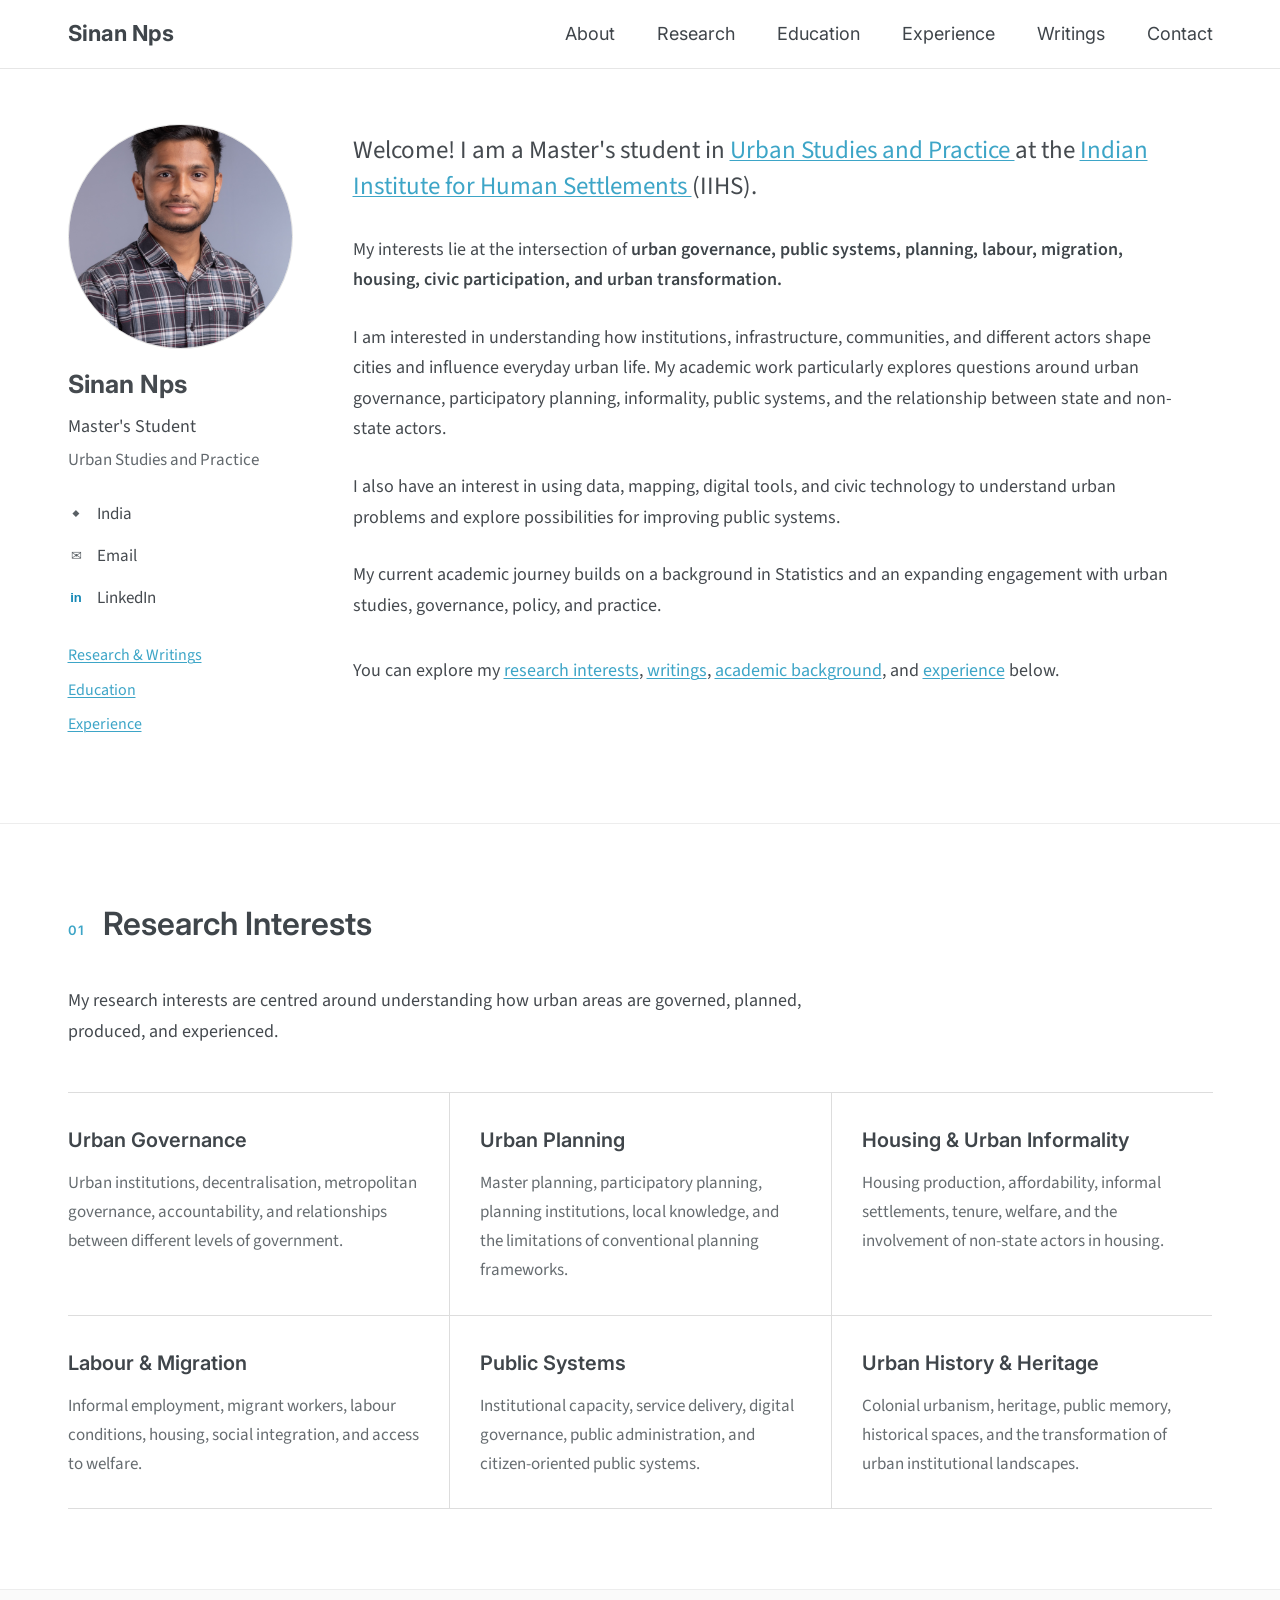
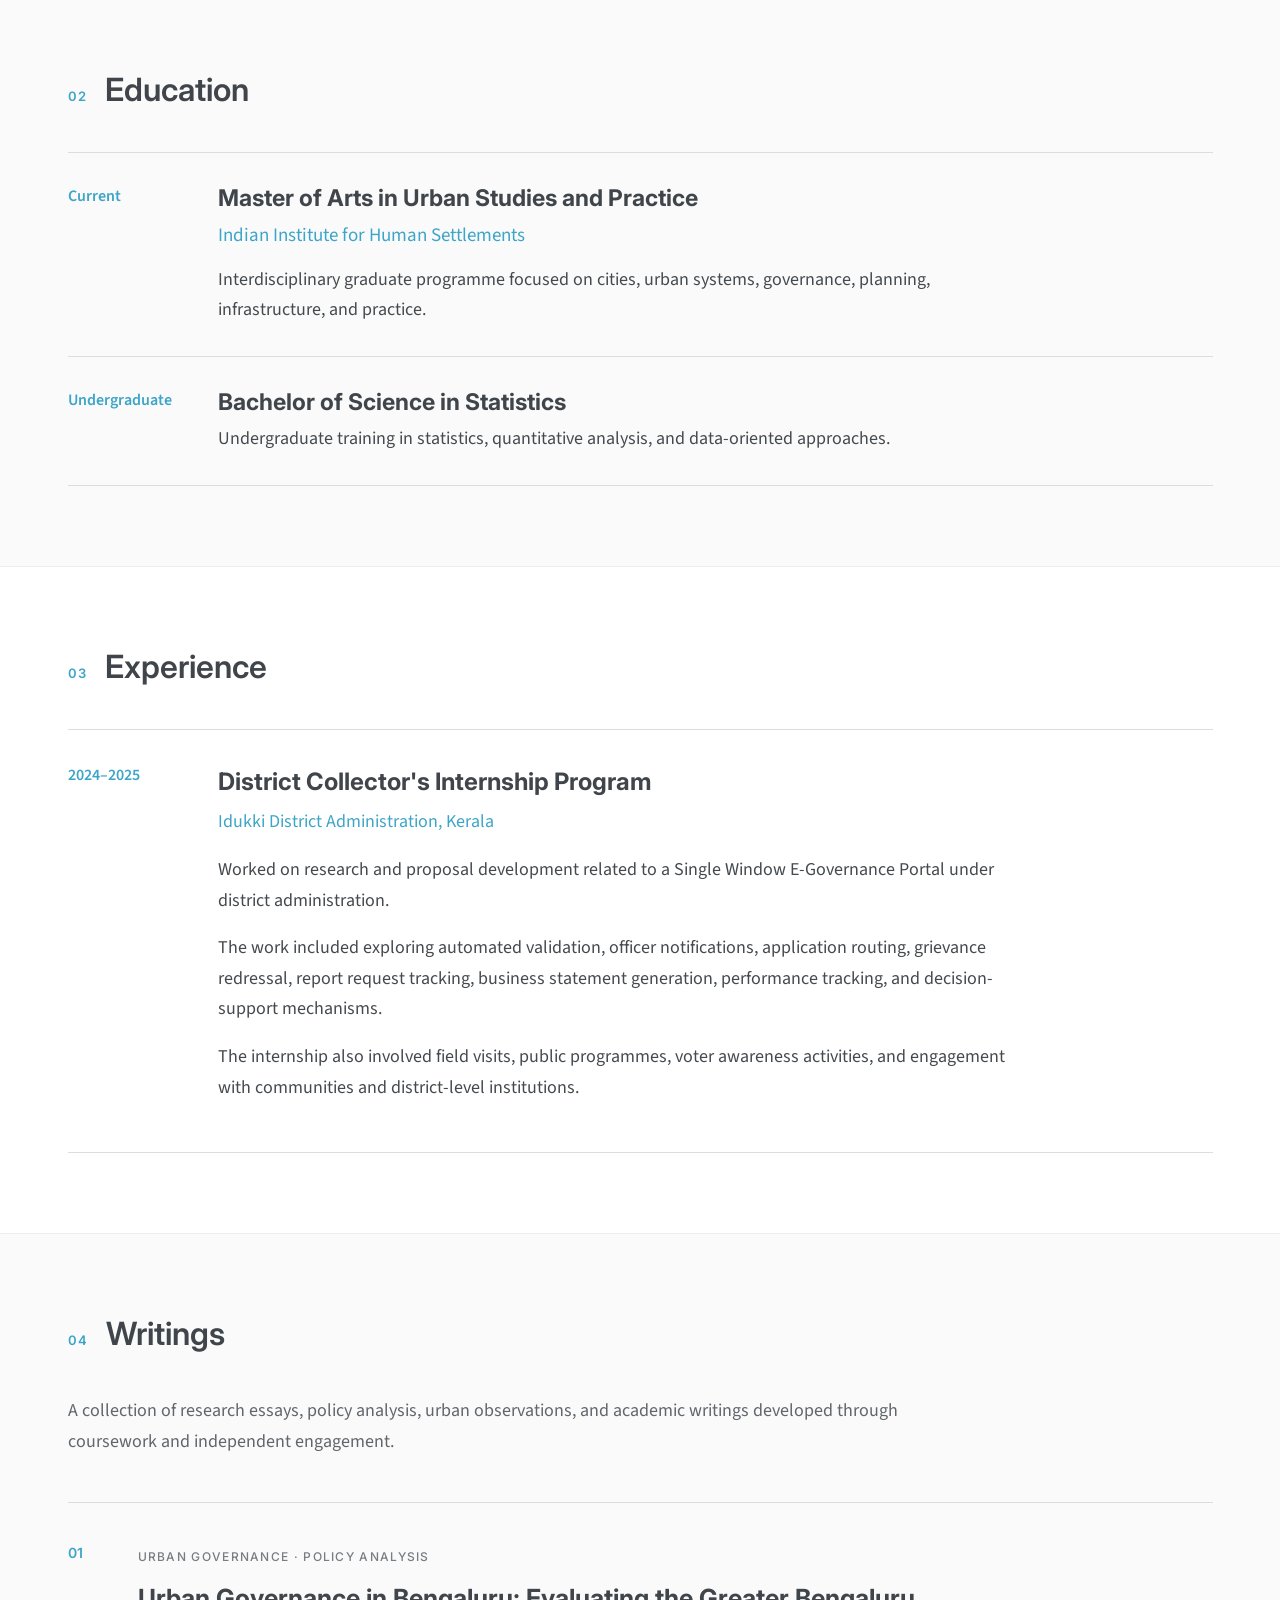
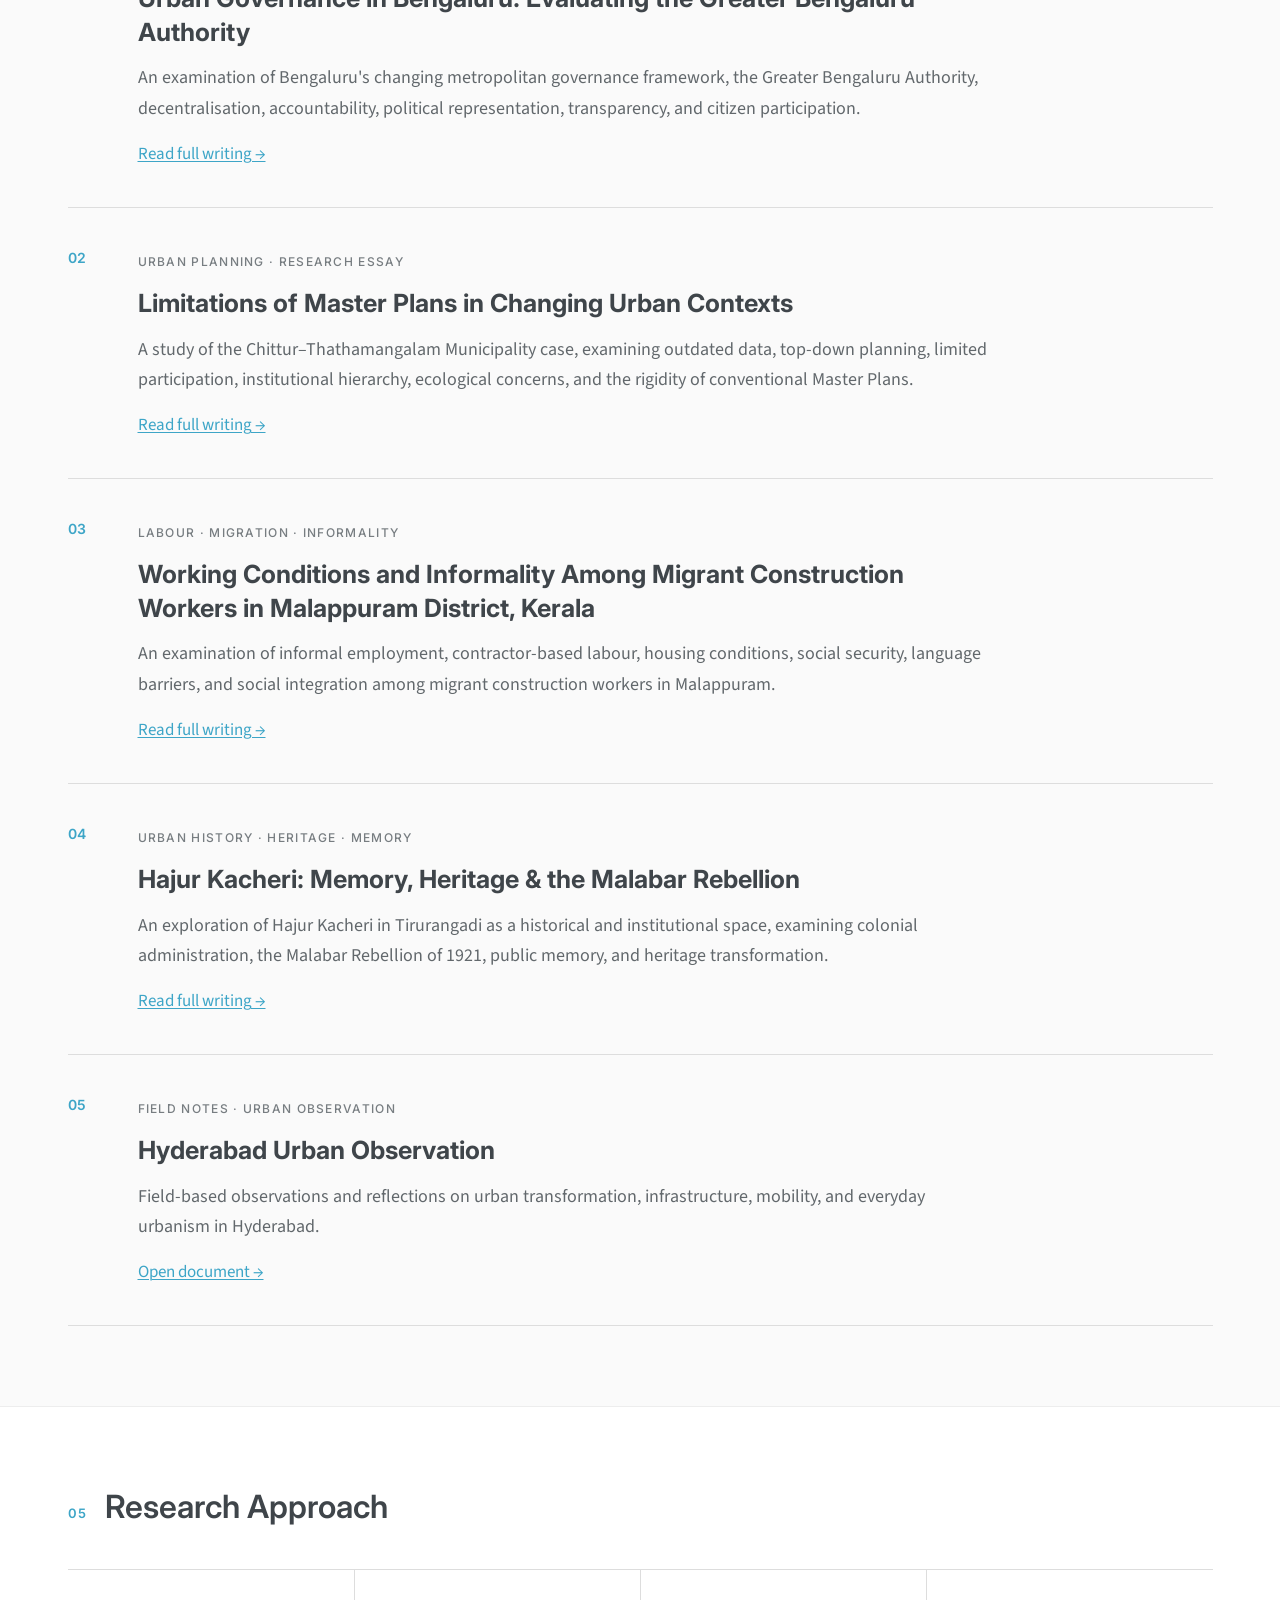
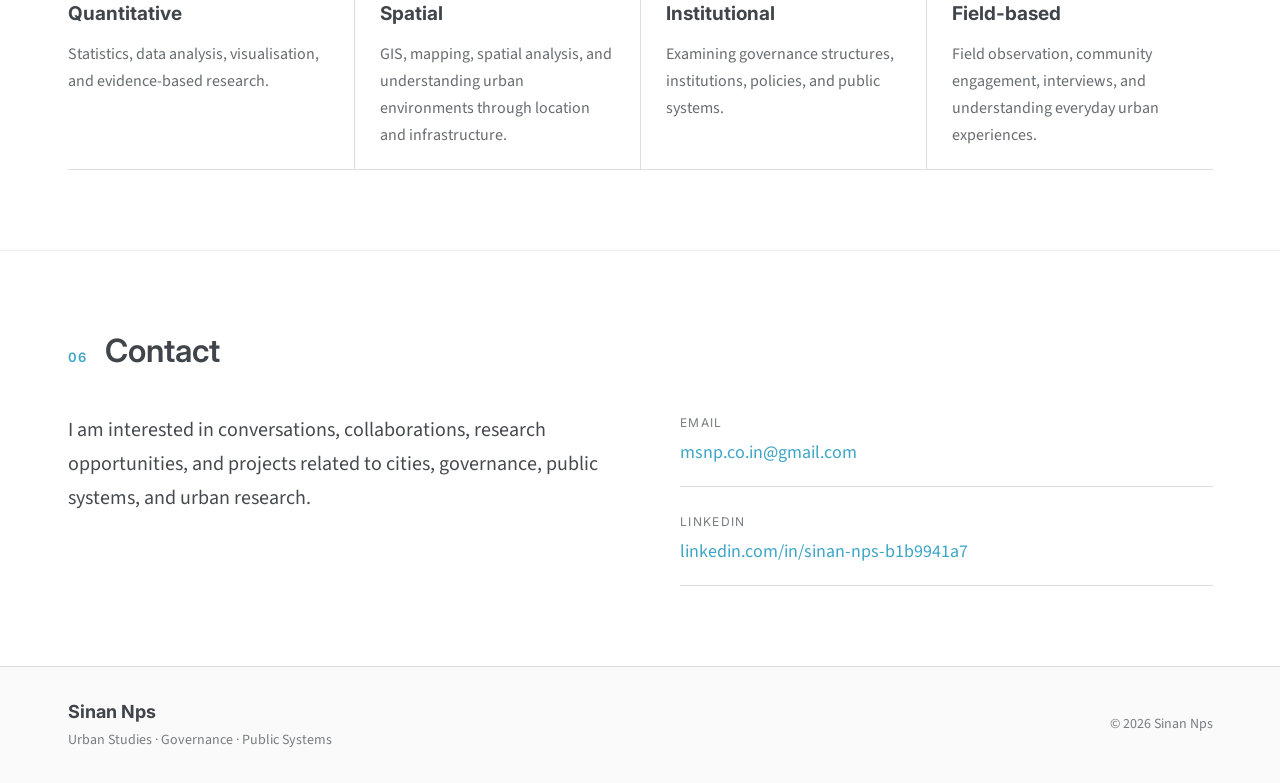
<file: index.html>
<!DOCTYPE html>
<html lang="en">

<head>
  <meta charset="UTF-8">
  <meta name="viewport" content="width=device-width, initial-scale=1.0">

  <title>Sinan Nps | Urban Studies & Public Systems</title>

  <meta
    name="description"
    content="Academic and research profile of Sinan Nps, Master's student in Urban Studies and Practice at the Indian Institute for Human Settlements."
  >

  <link rel="preconnect" href="https://fonts.googleapis.com">
  <link rel="preconnect" href="https://fonts.gstatic.com" crossorigin>

  <link
    href="https://fonts.googleapis.com/css2?family=Inter:wght@300;400;500;600;700&family=Source+Sans+3:wght@300;400;500;600;700&display=swap"
    rel="stylesheet"
  >

  <link rel="stylesheet" href="style.css">
</head>

<body>

  <!-- =========================
       NAVIGATION
  ========================== -->

  <header class="site-header">

    <div class="nav-container">

      <a href="index.html" class="site-name">
        Sinan Nps
      </a>

      <nav class="main-nav">

        <a href="#about">About</a>
        <a href="#research">Research</a>
        <a href="#education">Education</a>
        <a href="#experience">Experience</a>
        <a href="#writings">Writings</a>
        <a href="#contact">Contact</a>

      </nav>

    </div>

  </header>


  <main>

    <!-- =========================
         PROFILE / INTRODUCTION
    ========================== -->

    <section class="profile-section" id="about">

      <div class="profile-layout">

        <!-- LEFT PROFILE COLUMN -->

        <aside class="profile-sidebar">

          <div class="profile-photo">

            <img
              src="images/Mohammed Sinan Np_6.jpg"
              alt="Portrait of Sinan Nps"
            >

          </div>

          <h1 class="profile-name">
            Sinan Nps
          </h1>

          <p class="profile-role">
            Master's Student
          </p>

          <p class="profile-field">
            Urban Studies and Practice
          </p>


          <div class="profile-details">

            <div class="profile-detail">
              <span class="detail-icon">◆</span>
              <span>India</span>
            </div>

            <div class="profile-detail">

              <span class="detail-icon">✉</span>

              <a href="mailto:msnp.co.in@gmail.com">
                Email
              </a>

            </div>

            <div class="profile-detail">

              <span class="detail-icon">in</span>

              <a
                href="https://linkedin.com/in/sinan-nps-b1b9941a7"
                target="_blank"
                rel="noopener noreferrer"
              >
                LinkedIn
              </a>

            </div>

          </div>


          <div class="profile-links">

            <a href="#writings">
              Research & Writings
            </a>

            <a href="#education">
              Education
            </a>

            <a href="#experience">
              Experience
            </a>

          </div>

        </aside>


        <!-- RIGHT INTRODUCTION COLUMN -->

        <div class="intro-content">

          <p class="intro-lead">

            Welcome! I am a Master's student in
            <a href="#education">
              Urban Studies and Practice
            </a>
            at the
            <a
              href="https://iihs.co.in/"
              target="_blank"
              rel="noopener noreferrer"
            >
              Indian Institute for Human Settlements
            </a>
            (IIHS).

          </p>


          <p>

            My interests lie at the intersection of
            <strong>urban governance, public systems,
            planning, labour, migration, housing,
            civic participation, and urban transformation.</strong>

          </p>


          <p>

            I am interested in understanding how institutions,
            infrastructure, communities, and different actors
            shape cities and influence everyday urban life.
            My academic work particularly explores questions
            around urban governance, participatory planning,
            informality, public systems, and the relationship
            between state and non-state actors.

          </p>


          <p>

            I also have an interest in using data, mapping,
            digital tools, and civic technology to understand
            urban problems and explore possibilities for
            improving public systems.

          </p>


          <p>

            My current academic journey builds on a background
            in Statistics and an expanding engagement with
            urban studies, governance, policy, and practice.

          </p>


          <p class="intro-links">

            You can explore my
            <a href="#research">research interests</a>,
            <a href="#writings">writings</a>,
            <a href="#education">academic background</a>,
            and
            <a href="#experience">experience</a>
            below.

          </p>

        </div>

      </div>

    </section>


    <!-- =========================
         RESEARCH
    ========================== -->

    <section class="content-section" id="research">

      <div class="content-container">

        <div class="section-title">

          <span>01</span>

          <h2>Research Interests</h2>

        </div>


        <div class="research-intro">

          <p>
            My research interests are centred around
            understanding how urban areas are governed,
            planned, produced, and experienced.
          </p>

        </div>


        <div class="research-grid">

          <article class="research-item">

            <h3>
              Urban Governance
            </h3>

            <p>
              Urban institutions, decentralisation,
              metropolitan governance, accountability,
              and relationships between different
              levels of government.
            </p>

          </article>


          <article class="research-item">

            <h3>
              Urban Planning
            </h3>

            <p>
              Master planning, participatory planning,
              planning institutions, local knowledge,
              and the limitations of conventional
              planning frameworks.
            </p>

          </article>


          <article class="research-item">

            <h3>
              Housing & Urban Informality
            </h3>

            <p>
              Housing production, affordability,
              informal settlements, tenure,
              welfare, and the involvement of
              non-state actors in housing.
            </p>

          </article>


          <article class="research-item">

            <h3>
              Labour & Migration
            </h3>

            <p>
              Informal employment, migrant workers,
              labour conditions, housing, social
              integration, and access to welfare.
            </p>

          </article>


          <article class="research-item">

            <h3>
              Public Systems
            </h3>

            <p>
              Institutional capacity, service delivery,
              digital governance, public administration,
              and citizen-oriented public systems.
            </p>

          </article>


          <article class="research-item">

            <h3>
              Urban History & Heritage
            </h3>

            <p>
              Colonial urbanism, heritage,
              public memory, historical spaces,
              and the transformation of urban
              institutional landscapes.
            </p>

          </article>

        </div>

      </div>

    </section>


    <!-- =========================
         EDUCATION
    ========================== -->

    <section class="content-section light-section" id="education">

      <div class="content-container">

        <div class="section-title">

          <span>02</span>

          <h2>Education</h2>

        </div>


        <div class="education-list">

          <article class="education-item">

            <div class="education-year">
              Current
            </div>

            <div class="education-main">

              <h3>
                Master of Arts in Urban Studies and Practice
              </h3>

              <p class="institution">
                Indian Institute for Human Settlements
              </p>

              <p>
                Interdisciplinary graduate programme focused
                on cities, urban systems, governance,
                planning, infrastructure, and practice.
              </p>

            </div>

          </article>


          <article class="education-item">

            <div class="education-year">
              Undergraduate
            </div>

            <div class="education-main">

              <h3>
                Bachelor of Science in Statistics
              </h3>

              <p>
                Undergraduate training in statistics,
                quantitative analysis, and data-oriented
                approaches.
              </p>

            </div>

          </article>

        </div>

      </div>

    </section>


    <!-- =========================
         EXPERIENCE
    ========================== -->

    <section class="content-section" id="experience">

      <div class="content-container">

        <div class="section-title">

          <span>03</span>

          <h2>Experience</h2>

        </div>


        <div class="experience-list">

          <article class="experience-item">

            <div class="experience-period">
              2024–2025
            </div>

            <div class="experience-main">

              <h3>
                District Collector's Internship Program
              </h3>

              <p class="experience-location">
                Idukki District Administration, Kerala
              </p>

              <p>

                Worked on research and proposal development
                related to a Single Window E-Governance
                Portal under district administration.

              </p>

              <p>

                The work included exploring automated
                validation, officer notifications,
                application routing, grievance redressal,
                report request tracking, business statement
                generation, performance tracking, and
                decision-support mechanisms.

              </p>

              <p>

                The internship also involved field visits,
                public programmes, voter awareness activities,
                and engagement with communities and
                district-level institutions.

              </p>

            </div>

          </article>

        </div>

      </div>

    </section>


    <!-- =========================
         WRITINGS
    ========================== -->

    <section class="content-section light-section" id="writings">

      <div class="content-container">

        <div class="section-title">

          <span>04</span>

          <h2>Writings</h2>

        </div>


        <p class="section-description">

          A collection of research essays, policy analysis,
          urban observations, and academic writings developed
          through coursework and independent engagement.

        </p>


        <div class="writing-list">


          <!-- WRITING 1 -->

          <article class="writing-entry">

            <div class="writing-number">
              01
            </div>

            <div class="writing-main">

              <span class="writing-category">
                Urban Governance · Policy Analysis
              </span>

              <h3>
                Urban Governance in Bengaluru:
                Evaluating the Greater Bengaluru Authority
              </h3>

              <p>

                An examination of Bengaluru's changing
                metropolitan governance framework, the
                Greater Bengaluru Authority, decentralisation,
                accountability, political representation,
                transparency, and citizen participation.

              </p>

              <a
                href="writings/bengaluru-governance.html"
                class="text-link"
              >
                Read full writing →
              </a>

            </div>

          </article>


          <!-- WRITING 2 -->

          <article class="writing-entry">

            <div class="writing-number">
              02
            </div>

            <div class="writing-main">

              <span class="writing-category">
                Urban Planning · Research Essay
              </span>

              <h3>
                Limitations of Master Plans in Changing
                Urban Contexts
              </h3>

              <p>

                A study of the Chittur–Thathamangalam
                Municipality case, examining outdated data,
                top-down planning, limited participation,
                institutional hierarchy, ecological concerns,
                and the rigidity of conventional Master Plans.

              </p>

              <a
                href="writings/master-plan-limitations.html"
                class="text-link"
              >
                Read full writing →
              </a>

            </div>

          </article>


          <!-- WRITING 3 -->

          <article class="writing-entry">

            <div class="writing-number">
              03
            </div>

            <div class="writing-main">

              <span class="writing-category">
                Labour · Migration · Informality
              </span>

              <h3>
                Working Conditions and Informality Among
                Migrant Construction Workers in
                Malappuram District, Kerala
              </h3>

              <p>

                An examination of informal employment,
                contractor-based labour, housing conditions,
                social security, language barriers, and
                social integration among migrant construction
                workers in Malappuram.

              </p>

              <a
                href="writings/migrant-workers-malappuram.html"
                class="text-link"
              >
                Read full writing →
              </a>

            </div>

          </article>


          <!-- WRITING 4 -->

          <article class="writing-entry">

            <div class="writing-number">
              04
            </div>

            <div class="writing-main">

              <span class="writing-category">
                Urban History · Heritage · Memory
              </span>

              <h3>
                Hajur Kacheri:
                Memory, Heritage & the Malabar Rebellion
              </h3>

              <p>

                An exploration of Hajur Kacheri in Tirurangadi
                as a historical and institutional space,
                examining colonial administration,
                the Malabar Rebellion of 1921,
                public memory, and heritage transformation.

              </p>

              <a
                href="writings/hajur-kacheri-heritage.html"
                class="text-link"
              >
                Read full writing →
              </a>

            </div>

          </article>


          <!-- WRITING 5 -->

          <article class="writing-entry">

            <div class="writing-number">
              05
            </div>

            <div class="writing-main">

              <span class="writing-category">
                Field Notes · Urban Observation
              </span>

              <h3>
                Hyderabad Urban Observation
              </h3>

              <p>

                Field-based observations and reflections
                on urban transformation, infrastructure,
                mobility, and everyday urbanism in Hyderabad.

              </p>

              <a
                href="https://drive.google.com/file/d/1RByb_GjaYwfjgIxUloEMRgX3G-CfKfJd/view?usp=sharing"
                target="_blank"
                rel="noopener noreferrer"
                class="text-link"
              >
                Open document →
              </a>

            </div>

          </article>


        </div>

      </div>

    </section>


    <!-- =========================
         APPROACH / SKILLS
    ========================== -->

    <section class="content-section" id="approach">

      <div class="content-container">

        <div class="section-title">

          <span>05</span>

          <h2>Research Approach</h2>

        </div>


        <div class="approach-grid">

          <div>

            <h3>
              Quantitative
            </h3>

            <p>
              Statistics, data analysis,
              visualisation, and evidence-based
              research.
            </p>

          </div>


          <div>

            <h3>
              Spatial
            </h3>

            <p>
              GIS, mapping, spatial analysis,
              and understanding urban environments
              through location and infrastructure.
            </p>

          </div>


          <div>

            <h3>
              Institutional
            </h3>

            <p>
              Examining governance structures,
              institutions, policies, and
              public systems.
            </p>

          </div>


          <div>

            <h3>
              Field-based
            </h3>

            <p>
              Field observation, community engagement,
              interviews, and understanding everyday
              urban experiences.
            </p>

          </div>

        </div>

      </div>

    </section>


    <!-- =========================
         CONTACT
    ========================== -->

    <section class="content-section contact-section" id="contact">

      <div class="content-container">

        <div class="section-title">

          <span>06</span>

          <h2>Contact</h2>

        </div>


        <div class="contact-layout">

          <div>

            <p class="contact-intro">

              I am interested in conversations,
              collaborations, research opportunities,
              and projects related to cities,
              governance, public systems, and
              urban research.

            </p>

          </div>


          <div class="contact-links">

            <a href="mailto:msnp.co.in@gmail.com">
              <span>Email</span>
              msnp.co.in@gmail.com
            </a>

            <a
              href="https://linkedin.com/in/sinan-nps-b1b9941a7"
              target="_blank"
              rel="noopener noreferrer"
            >
              <span>LinkedIn</span>
              linkedin.com/in/sinan-nps-b1b9941a7
            </a>

          </div>

        </div>

      </div>

    </section>

  </main>


  <!-- =========================
       FOOTER
  ========================== -->

  <footer class="site-footer">

    <div class="footer-container">

      <div>
        <strong>Sinan Nps</strong>
        <p>
          Urban Studies · Governance · Public Systems
        </p>
      </div>

      <div>
        <p>
          © 2026 Sinan Nps
        </p>
      </div>

    </div>

  </footer>

</body>

</html>
</file>
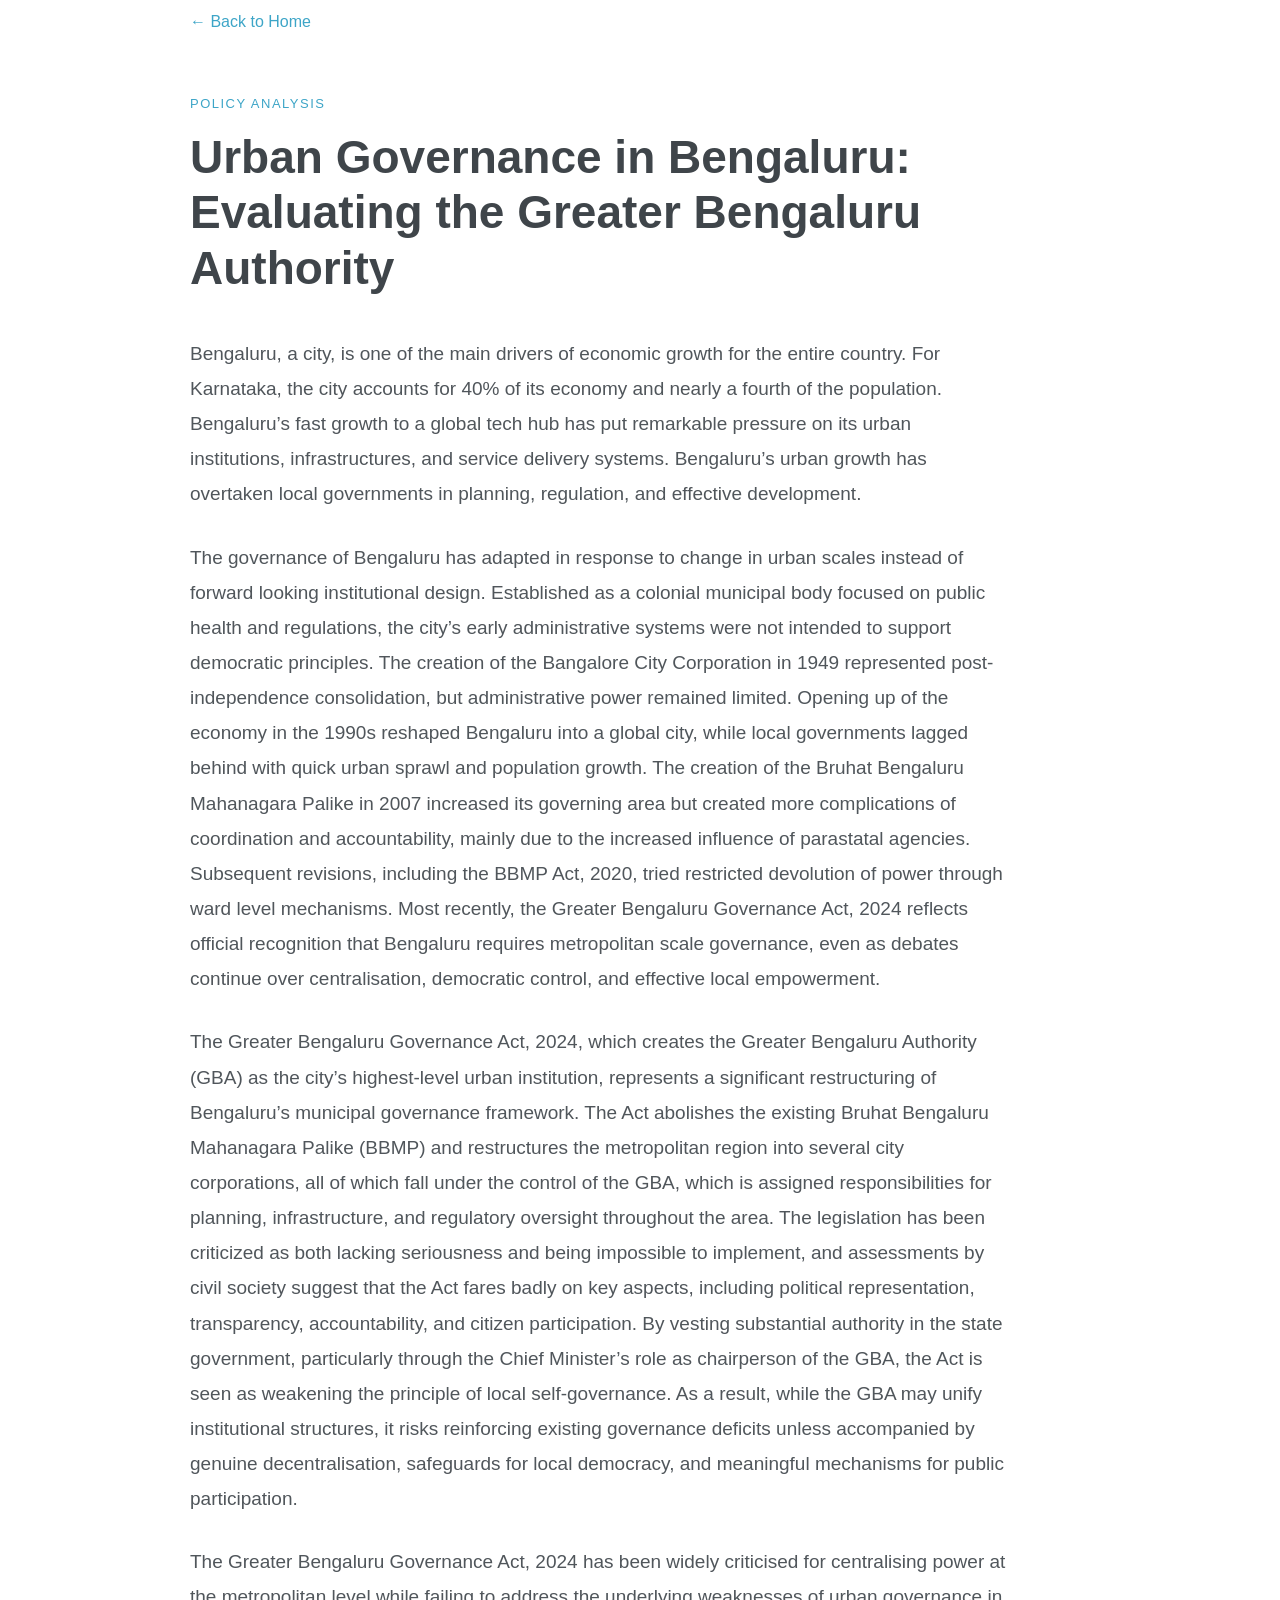
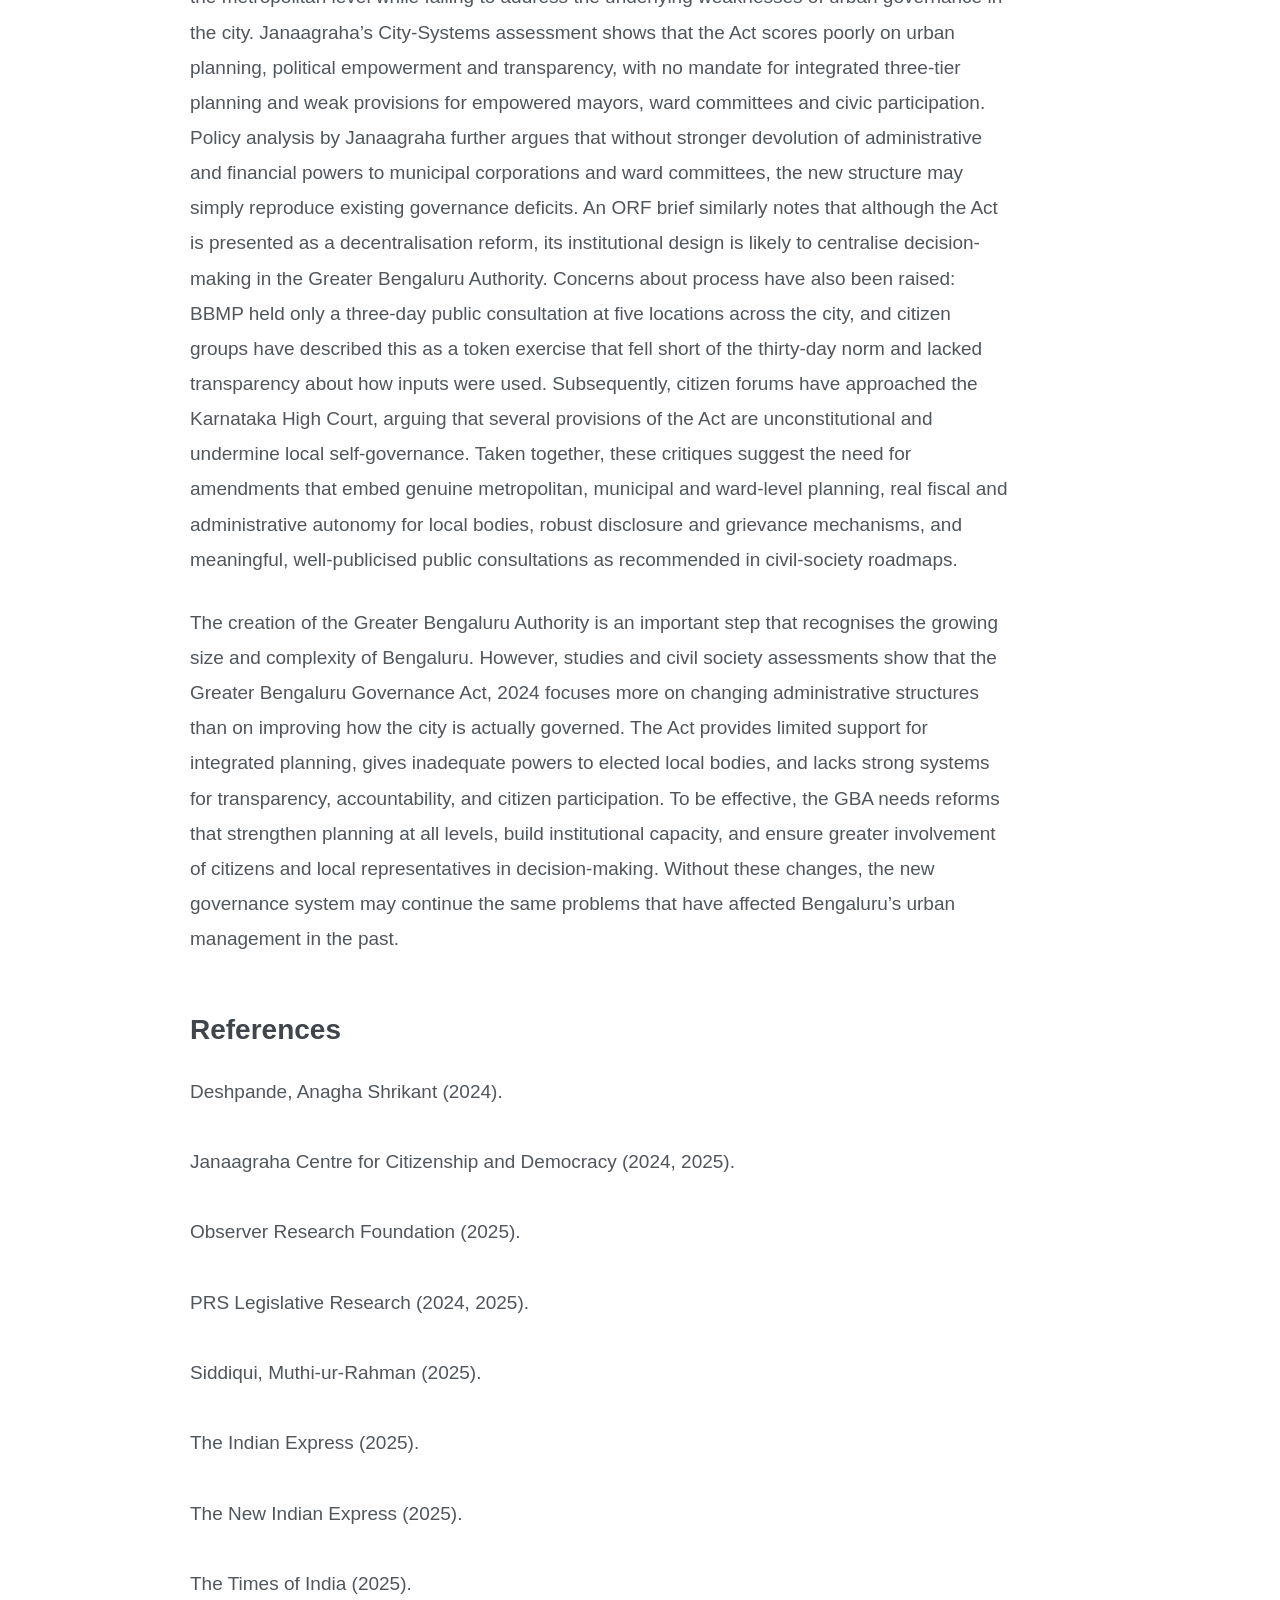
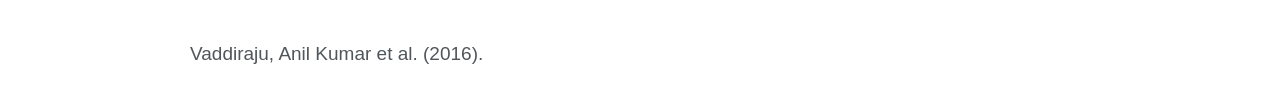
<file: writings/bengaluru-governance.html>
<!DOCTYPE html>
  <title>Urban Governance in Bengaluru</title>

  <link rel="stylesheet" href="../style.css">
</head>

<body>

<section class="section article-page">

  <div class="container article-container">

    <a href="../index.html" class="read-btn">
      ← Back to Home
    </a>

    <div class="article-header">

      <p class="article-category">
        Policy Analysis
      </p>

      <h1>
        Urban Governance in Bengaluru:
        Evaluating the Greater Bengaluru Authority
      </h1>

    </div>

    <div class="glass-card article-content">

<p>
Bengaluru, a city, is one of the main drivers of economic growth for the entire country. For Karnataka, the city accounts for 40% of its economy and nearly a fourth of the population. Bengaluru’s fast growth to a global tech hub has put remarkable pressure on its urban institutions, infrastructures, and service delivery systems. Bengaluru’s urban growth has overtaken local governments in planning, regulation, and effective development.
</p>

<p>
The governance of Bengaluru has adapted in response to change in urban scales instead of forward looking institutional design. Established as a colonial municipal body focused on public health and regulations, the city’s early administrative systems were not intended to support democratic principles. The creation of the Bangalore City Corporation in 1949 represented post-independence consolidation, but administrative power remained limited. Opening up of the economy in the 1990s reshaped Bengaluru into a global city, while local governments lagged behind with quick urban sprawl and population growth. The creation of the Bruhat Bengaluru Mahanagara Palike in 2007 increased its governing area but created more complications of coordination and accountability, mainly due to the increased influence of parastatal agencies. Subsequent revisions, including the BBMP Act, 2020, tried restricted devolution of power through ward level mechanisms. Most recently, the Greater Bengaluru Governance Act, 2024 reflects official recognition that Bengaluru requires metropolitan scale governance, even as debates continue over centralisation, democratic control, and effective local empowerment.
</p>

<p>
The Greater Bengaluru Governance Act, 2024, which creates the Greater Bengaluru Authority (GBA) as the city’s highest-level urban institution, represents a significant restructuring of Bengaluru’s municipal governance framework. The Act abolishes the existing Bruhat Bengaluru Mahanagara Palike (BBMP) and restructures the metropolitan region into several city corporations, all of which fall under the control of the GBA, which is assigned responsibilities for planning, infrastructure, and regulatory oversight throughout the area. The legislation has been criticized as both lacking seriousness and being impossible to implement, and assessments by civil society suggest that the Act fares badly on key aspects, including political representation, transparency, accountability, and citizen participation. By vesting substantial authority in the state government, particularly through the Chief Minister’s role as chairperson of the GBA, the Act is seen as weakening the principle of local self-governance. As a result, while the GBA may unify institutional structures, it risks reinforcing existing governance deficits unless accompanied by genuine decentralisation, safeguards for local democracy, and meaningful mechanisms for public participation.
</p>

<p>
The Greater Bengaluru Governance Act, 2024 has been widely criticised for centralising power at the metropolitan level while failing to address the underlying weaknesses of urban governance in the city. Janaagraha’s City-Systems assessment shows that the Act scores poorly on urban planning, political empowerment and transparency, with no mandate for integrated three-tier planning and weak provisions for empowered mayors, ward committees and civic participation. Policy analysis by Janaagraha further argues that without stronger devolution of administrative and financial powers to municipal corporations and ward committees, the new structure may simply reproduce existing governance deficits. An ORF brief similarly notes that although the Act is presented as a decentralisation reform, its institutional design is likely to centralise decision-making in the Greater Bengaluru Authority. Concerns about process have also been raised: BBMP held only a three-day public consultation at five locations across the city, and citizen groups have described this as a token exercise that fell short of the thirty-day norm and lacked transparency about how inputs were used. Subsequently, citizen forums have approached the Karnataka High Court, arguing that several provisions of the Act are unconstitutional and undermine local self-governance. Taken together, these critiques suggest the need for amendments that embed genuine metropolitan, municipal and ward-level planning, real fiscal and administrative autonomy for local bodies, robust disclosure and grievance mechanisms, and meaningful, well-publicised public consultations as recommended in civil-society roadmaps.
</p>

<p>
The creation of the Greater Bengaluru Authority is an important step that recognises the growing size and complexity of Bengaluru. However, studies and civil society assessments show that the Greater Bengaluru Governance Act, 2024 focuses more on changing administrative structures than on improving how the city is actually governed. The Act provides limited support for integrated planning, gives inadequate powers to elected local bodies, and lacks strong systems for transparency, accountability, and citizen participation. To be effective, the GBA needs reforms that strengthen planning at all levels, build institutional capacity, and ensure greater involvement of citizens and local representatives in decision-making. Without these changes, the new governance system may continue the same problems that have affected Bengaluru’s urban management in the past.
</p>

<h3>References</h3>

<p>
Deshpande, Anagha Shrikant (2024).<br><br>
Janaagraha Centre for Citizenship and Democracy (2024, 2025).<br><br>
Observer Research Foundation (2025).<br><br>
PRS Legislative Research (2024, 2025).<br><br>
Siddiqui, Muthi-ur-Rahman (2025).<br><br>
The Indian Express (2025).<br><br>
The New Indian Express (2025).<br><br>
The Times of India (2025).<br><br>
Vaddiraju, Anil Kumar et al. (2016).
</p>

    </div>

  </div>

</section>

</body>

</html>
</file>
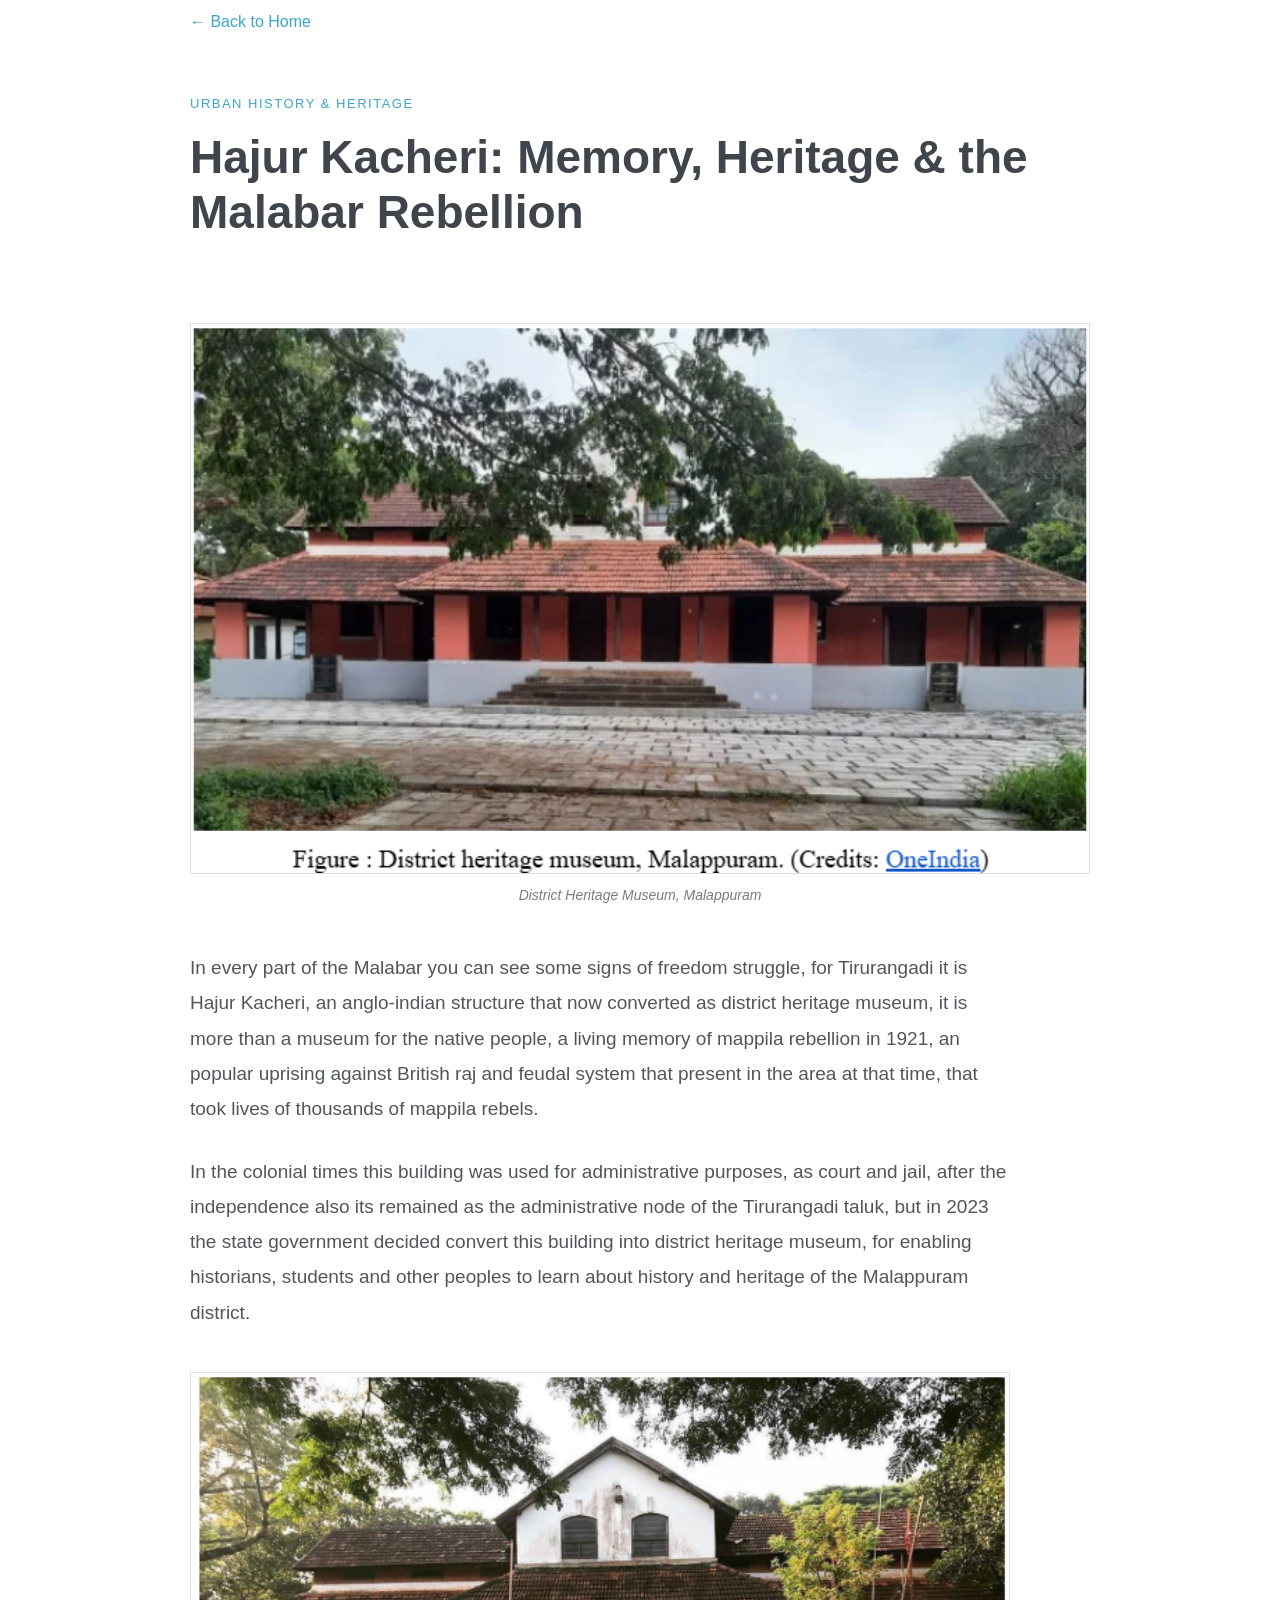
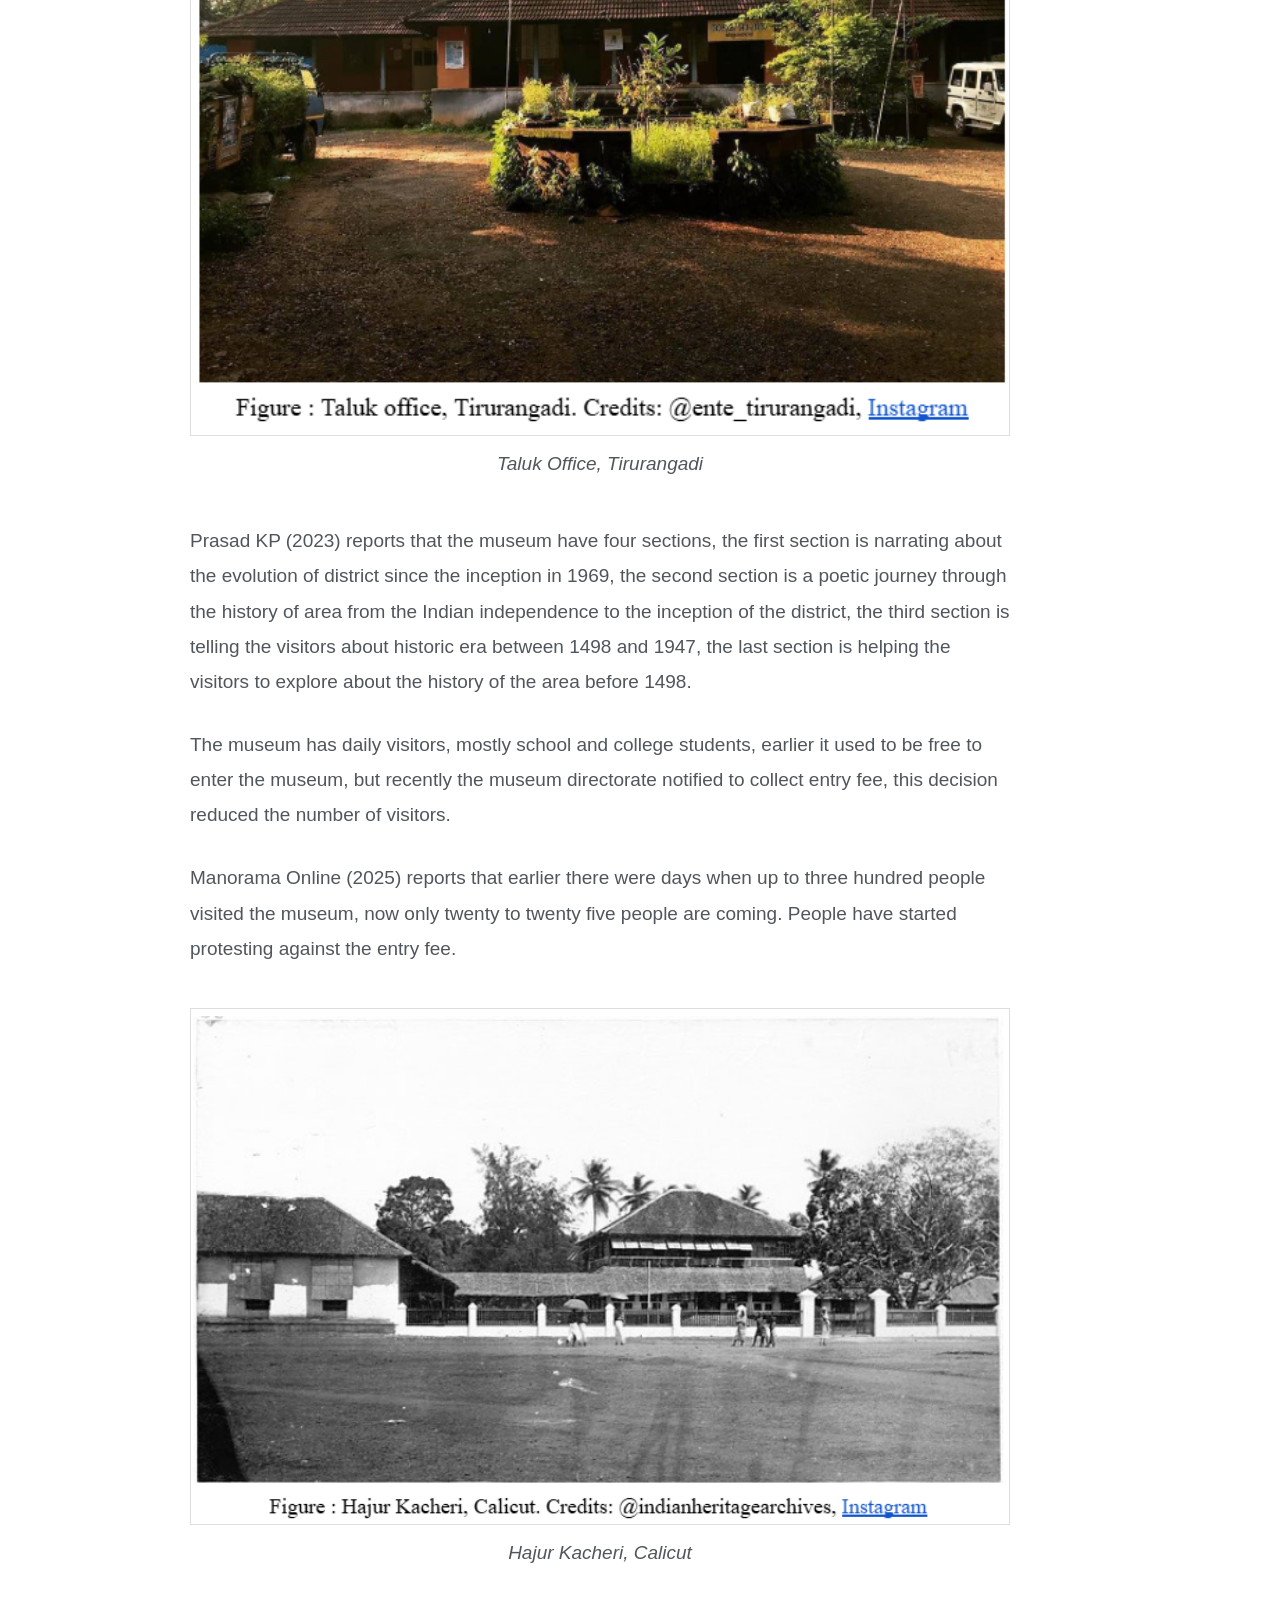
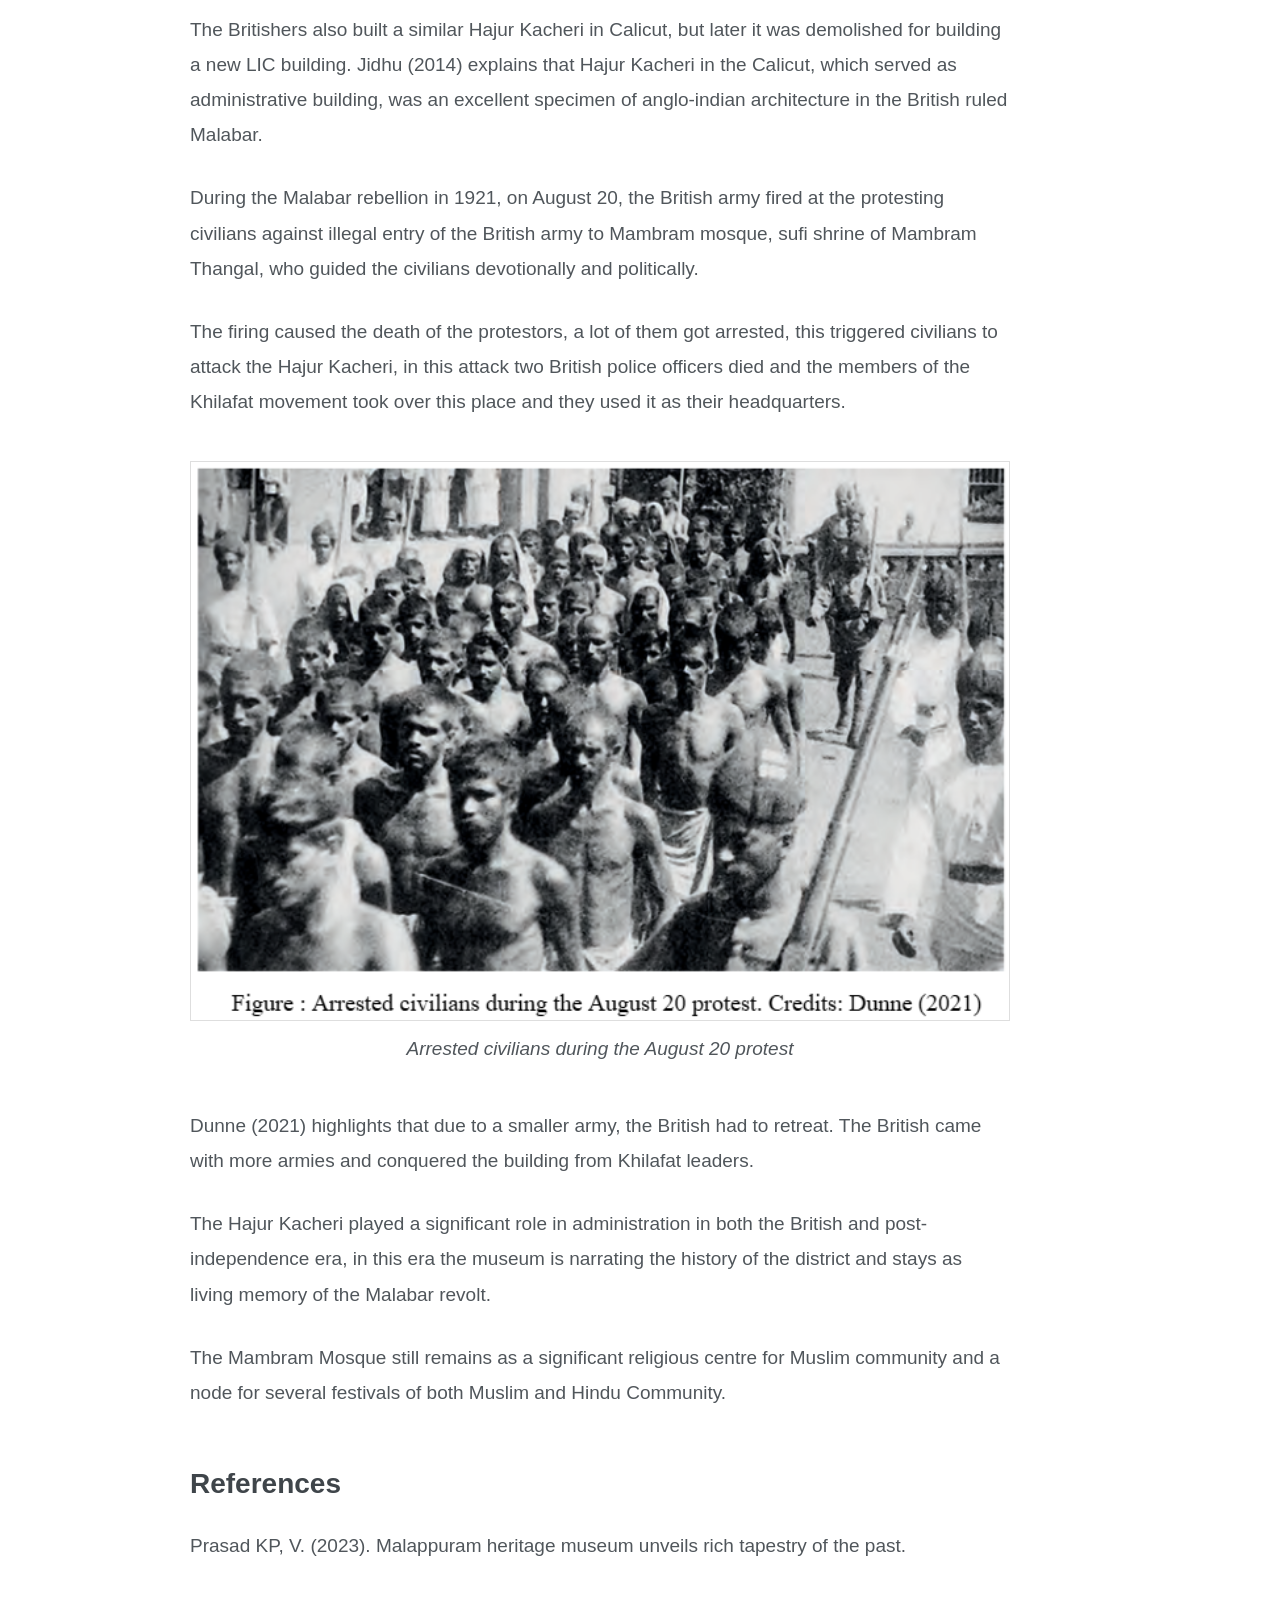
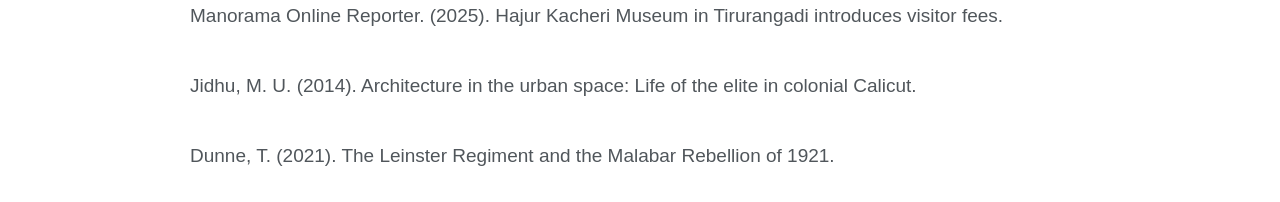
<file: writings/hajur-kacheri-heritage.html>
<!DOCTYPE html>
<html lang="en">

<head>
  <meta charset="UTF-8">
  <meta name="viewport" content="width=device-width, initial-scale=1.0">

  <title>
    Hajur Kacheri: Memory, Heritage & the Malabar Rebellion
  </title>

  <link rel="stylesheet" href="../style.css">
</head>

<body>

<section class="section article-page">

  <div class="container article-container">

    <a href="../index.html" class="read-btn">
      ← Back to Home
    </a>

    <div class="article-header">

      <p class="article-category">
        Urban History & Heritage
      </p>

      <h1>
        Hajur Kacheri:
        Memory, Heritage & the Malabar Rebellion
      </h1>

    </div>

    <!-- IMAGE 1 -->

    <div class="article-image">

      <img
        src="../images/hajur-museum.png"
        alt="District Heritage Museum, Malappuram"
      >

      <p class="image-caption">
        District Heritage Museum, Malappuram
      </p>

    </div>

    <div class="glass-card article-content">

      <p>
        In every part of the Malabar you can see some signs of freedom struggle,
        for Tirurangadi it is Hajur Kacheri, an anglo-indian structure that now
        converted as district heritage museum, it is more than a museum for the
        native people, a living memory of mappila rebellion in 1921, an popular
        uprising against British raj and feudal system that present in the area
        at that time, that took lives of thousands of mappila rebels.
      </p>

      <p>
        In the colonial times this building was used for administrative purposes,
        as court and jail, after the independence also its remained as the
        administrative node of the Tirurangadi taluk, but in 2023 the state
        government decided convert this building into district heritage museum,
        for enabling historians, students and other peoples to learn about
        history and heritage of the Malappuram district.
      </p>

      <!-- IMAGE 2 -->

      <div class="article-image">

        <img
          src="../images/tirurangadi-taluk-office.png"
          alt="Taluk Office Tirurangadi"
        >

        <p class="image-caption">
          Taluk Office, Tirurangadi
        </p>

      </div>

      <p>
        Prasad KP (2023) reports that the museum have four sections, the first
        section is narrating about the evolution of district since the inception
        in 1969, the second section is a poetic journey through the history of
        area from the Indian independence to the inception of the district,
        the third section is telling the visitors about historic era between
        1498 and 1947, the last section is helping the visitors to explore
        about the history of the area before 1498.
      </p>

      <p>
        The museum has daily visitors, mostly school and college students,
        earlier it used to be free to enter the museum, but recently the
        museum directorate notified to collect entry fee, this decision
        reduced the number of visitors.
      </p>

      <p>
        Manorama Online (2025) reports that earlier there were days when
        up to three hundred people visited the museum, now only twenty
        to twenty five people are coming. People have started protesting
        against the entry fee.
      </p>

      <!-- IMAGE 3 -->

      <div class="article-image">

        <img
          src="../images/hajur-kacheri-calicut.png"
          alt="Hajur Kacheri Calicut"
        >

        <p class="image-caption">
          Hajur Kacheri, Calicut
        </p>

      </div>

      <p>
        The Britishers also built a similar Hajur Kacheri in Calicut,
        but later it was demolished for building a new LIC building.
        Jidhu (2014) explains that Hajur Kacheri in the Calicut,
        which served as administrative building, was an excellent
        specimen of anglo-indian architecture in the British ruled Malabar.
      </p>

      <p>
        During the Malabar rebellion in 1921, on August 20,
        the British army fired at the protesting civilians against
        illegal entry of the British army to Mambram mosque,
        sufi shrine of Mambram Thangal, who guided the civilians
        devotionally and politically.
      </p>

      <p>
        The firing caused the death of the protestors,
        a lot of them got arrested, this triggered civilians
        to attack the Hajur Kacheri, in this attack two British
        police officers died and the members of the Khilafat
        movement took over this place and they used it as their headquarters.
      </p>

      <!-- IMAGE 4 -->

      <div class="article-image">

        <img
          src="../images/arrested-civilians-1921.png"
          alt="Arrested civilians during August 20 protest"
        >

        <p class="image-caption">
          Arrested civilians during the August 20 protest
        </p>

      </div>

      <p>
        Dunne (2021) highlights that due to a smaller army,
        the British had to retreat. The British came with more
        armies and conquered the building from Khilafat leaders.
      </p>

      <p>
        The Hajur Kacheri played a significant role in administration
        in both the British and post-independence era,
        in this era the museum is narrating the history of the district
        and stays as living memory of the Malabar revolt.
      </p>

      <p>
        The Mambram Mosque still remains as a significant
        religious centre for Muslim community and a node
        for several festivals of both Muslim and Hindu Community.
      </p>

      <h3>
        References
      </h3>

      <p>
        Prasad KP, V. (2023). Malappuram heritage museum unveils rich tapestry of the past.
        <br><br>

        Manorama Online Reporter. (2025). Hajur Kacheri Museum in Tirurangadi introduces visitor fees.
        <br><br>

        Jidhu, M. U. (2014). Architecture in the urban space: Life of the elite in colonial Calicut.
        <br><br>

        Dunne, T. (2021). The Leinster Regiment and the Malabar Rebellion of 1921.
      </p>

    </div>

  </div>

</section>

</body>

</html>
</file>
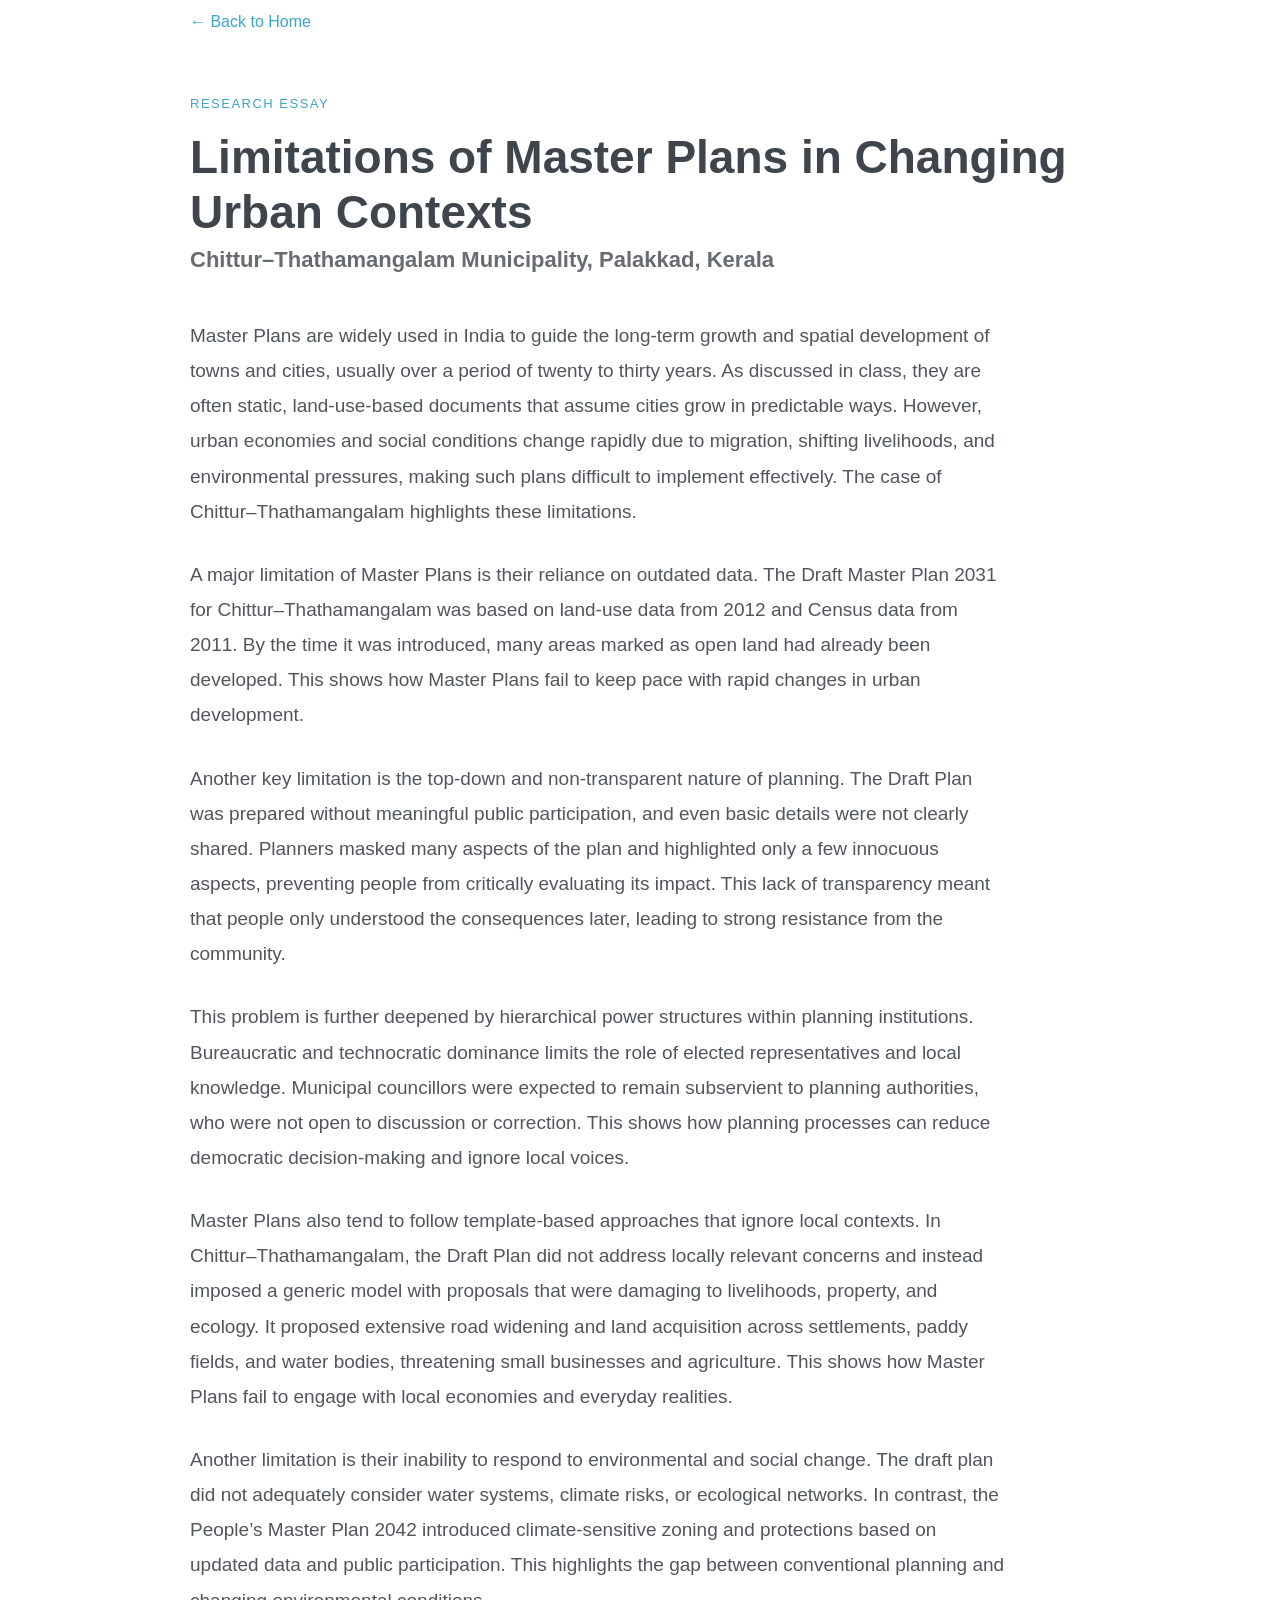
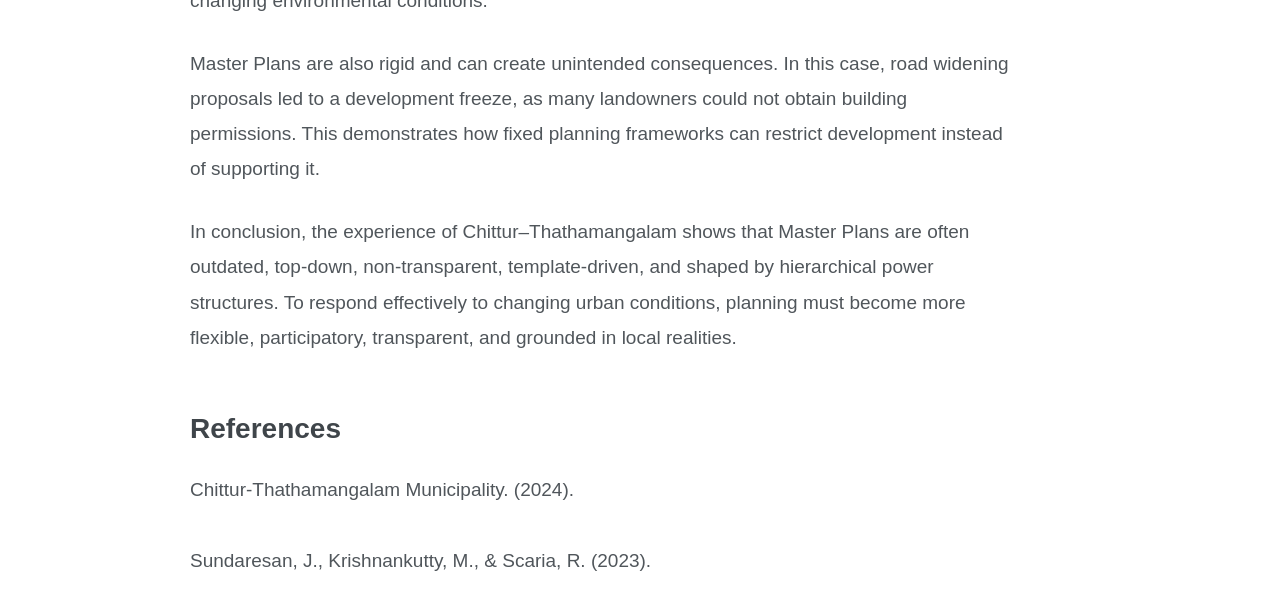
<file: writings/master-plan-limitations.html>
<!DOCTYPE html>
<html lang="en">
<head>
  <meta charset="UTF-8">
  <meta name="viewport" content="width=device-width, initial-scale=1.0">
  <title>Limitations of Master Plans</title>
  <link rel="stylesheet" href="../style.css">
</head>
<body>

<section class="section article-page">

<div class="container article-container">

<a href="../index.html" class="read-btn">← Back to Home</a>

<div class="article-header">
<p class="article-category">Research Essay</p>
<h1>Limitations of Master Plans in Changing Urban Contexts</h1>
<h2 class="article-subtitle">Chittur–Thathamangalam Municipality, Palakkad, Kerala</h2>
</div>

<div class="glass-card article-content">

<p>
Master Plans are widely used in India to guide the long-term growth and spatial development of towns and cities, usually over a period of twenty to thirty years. As discussed in class, they are often static, land-use-based documents that assume cities grow in predictable ways. However, urban economies and social conditions change rapidly due to migration, shifting livelihoods, and environmental pressures, making such plans difficult to implement effectively. The case of Chittur–Thathamangalam highlights these limitations.
</p>

<p>
A major limitation of Master Plans is their reliance on outdated data. The Draft Master Plan 2031 for Chittur–Thathamangalam was based on land-use data from 2012 and Census data from 2011. By the time it was introduced, many areas marked as open land had already been developed. This shows how Master Plans fail to keep pace with rapid changes in urban development.
</p>

<p>
Another key limitation is the top-down and non-transparent nature of planning. The Draft Plan was prepared without meaningful public participation, and even basic details were not clearly shared. Planners masked many aspects of the plan and highlighted only a few innocuous aspects, preventing people from critically evaluating its impact. This lack of transparency meant that people only understood the consequences later, leading to strong resistance from the community.
</p>

<p>
This problem is further deepened by hierarchical power structures within planning institutions. Bureaucratic and technocratic dominance limits the role of elected representatives and local knowledge. Municipal councillors were expected to remain subservient to planning authorities, who were not open to discussion or correction. This shows how planning processes can reduce democratic decision-making and ignore local voices.
</p>

<p>
Master Plans also tend to follow template-based approaches that ignore local contexts. In Chittur–Thathamangalam, the Draft Plan did not address locally relevant concerns and instead imposed a generic model with proposals that were damaging to livelihoods, property, and ecology. It proposed extensive road widening and land acquisition across settlements, paddy fields, and water bodies, threatening small businesses and agriculture. This shows how Master Plans fail to engage with local economies and everyday realities.
</p>

<p>
Another limitation is their inability to respond to environmental and social change. The draft plan did not adequately consider water systems, climate risks, or ecological networks. In contrast, the People’s Master Plan 2042 introduced climate-sensitive zoning and protections based on updated data and public participation. This highlights the gap between conventional planning and changing environmental conditions.
</p>

<p>
Master Plans are also rigid and can create unintended consequences. In this case, road widening proposals led to a development freeze, as many landowners could not obtain building permissions. This demonstrates how fixed planning frameworks can restrict development instead of supporting it.
</p>

<p>
In conclusion, the experience of Chittur–Thathamangalam shows that Master Plans are often outdated, top-down, non-transparent, template-driven, and shaped by hierarchical power structures. To respond effectively to changing urban conditions, planning must become more flexible, participatory, transparent, and grounded in local realities.
</p>

<h3>References</h3>

<p>
Chittur-Thathamangalam Municipality. (2024).<br><br>
Sundaresan, J., Krishnankutty, M., & Scaria, R. (2023).
</p>

</div>
</div>
</section>

</body>
</html>
</file>
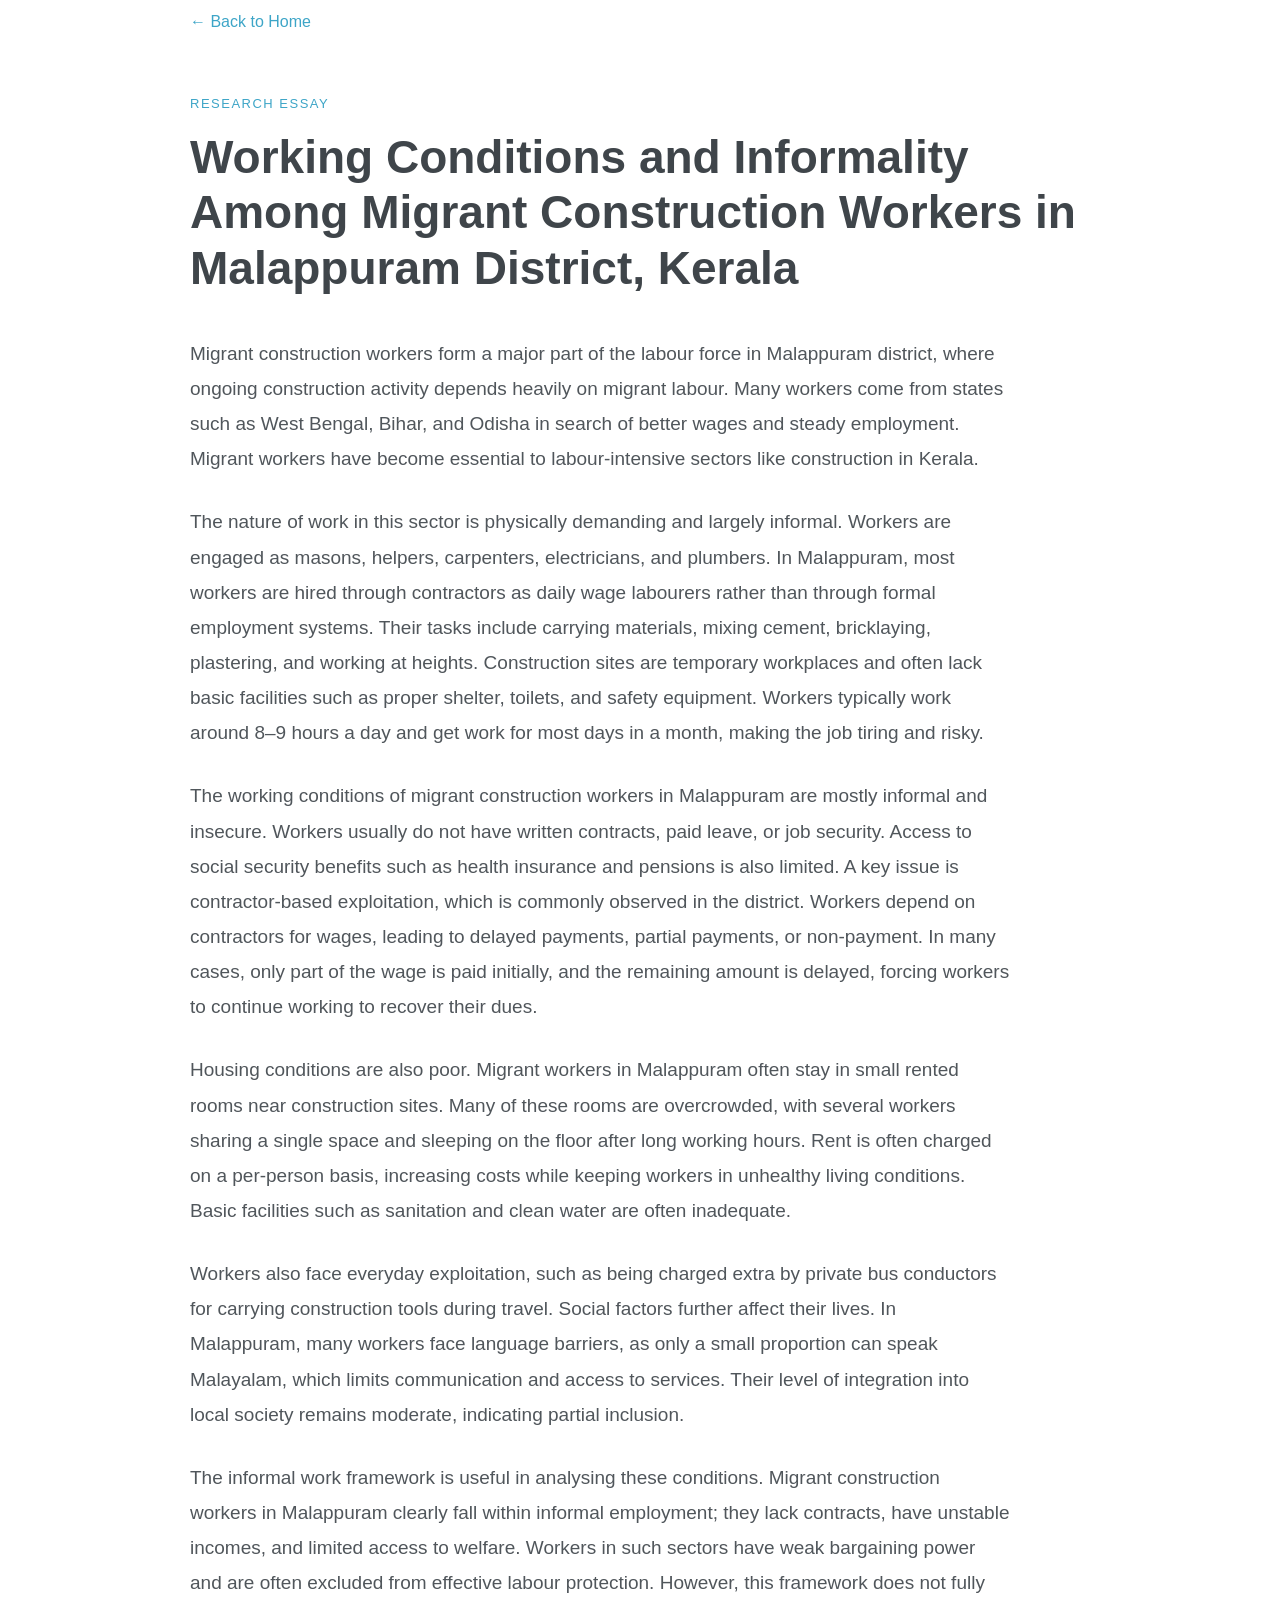
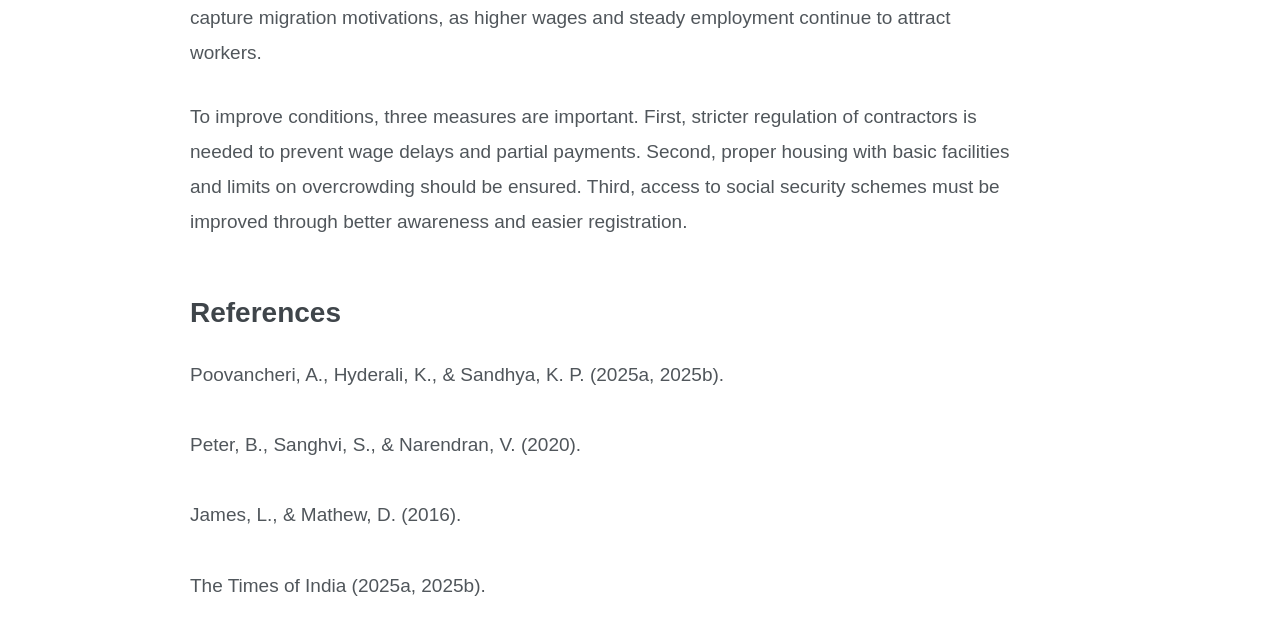
<file: writings/migrant-workers-malappuram.html>
<!DOCTYPE html>
<html lang="en">
<head>
  <meta charset="UTF-8">
  <meta name="viewport" content="width=device-width, initial-scale=1.0">
  <title>Migrant Construction Workers in Kerala</title>
  <link rel="stylesheet" href="../style.css">
</head>
<body>

<section class="section article-page">

<div class="container article-container">

<a href="../index.html" class="read-btn">← Back to Home</a>

<div class="article-header">
<p class="article-category">Research Essay</p>
<h1>Working Conditions and Informality Among Migrant Construction Workers in Malappuram District, Kerala</h1>
</div>

<div class="glass-card article-content">

<p>
Migrant construction workers form a major part of the labour force in Malappuram district, where ongoing construction activity depends heavily on migrant labour. Many workers come from states such as West Bengal, Bihar, and Odisha in search of better wages and steady employment. Migrant workers have become essential to labour-intensive sectors like construction in Kerala.
</p>

<p>
The nature of work in this sector is physically demanding and largely informal. Workers are engaged as masons, helpers, carpenters, electricians, and plumbers. In Malappuram, most workers are hired through contractors as daily wage labourers rather than through formal employment systems. Their tasks include carrying materials, mixing cement, bricklaying, plastering, and working at heights. Construction sites are temporary workplaces and often lack basic facilities such as proper shelter, toilets, and safety equipment. Workers typically work around 8–9 hours a day and get work for most days in a month, making the job tiring and risky.
</p>

<p>
The working conditions of migrant construction workers in Malappuram are mostly informal and insecure. Workers usually do not have written contracts, paid leave, or job security. Access to social security benefits such as health insurance and pensions is also limited. A key issue is contractor-based exploitation, which is commonly observed in the district. Workers depend on contractors for wages, leading to delayed payments, partial payments, or non-payment. In many cases, only part of the wage is paid initially, and the remaining amount is delayed, forcing workers to continue working to recover their dues.
</p>

<p>
Housing conditions are also poor. Migrant workers in Malappuram often stay in small rented rooms near construction sites. Many of these rooms are overcrowded, with several workers sharing a single space and sleeping on the floor after long working hours. Rent is often charged on a per-person basis, increasing costs while keeping workers in unhealthy living conditions. Basic facilities such as sanitation and clean water are often inadequate.
</p>

<p>
Workers also face everyday exploitation, such as being charged extra by private bus conductors for carrying construction tools during travel. Social factors further affect their lives. In Malappuram, many workers face language barriers, as only a small proportion can speak Malayalam, which limits communication and access to services. Their level of integration into local society remains moderate, indicating partial inclusion.
</p>

<p>
The informal work framework is useful in analysing these conditions. Migrant construction workers in Malappuram clearly fall within informal employment; they lack contracts, have unstable incomes, and limited access to welfare. Workers in such sectors have weak bargaining power and are often excluded from effective labour protection. However, this framework does not fully capture migration motivations, as higher wages and steady employment continue to attract workers.
</p>

<p>
To improve conditions, three measures are important. First, stricter regulation of contractors is needed to prevent wage delays and partial payments. Second, proper housing with basic facilities and limits on overcrowding should be ensured. Third, access to social security schemes must be improved through better awareness and easier registration.
</p>

<h3>References</h3>

<p>
Poovancheri, A., Hyderali, K., & Sandhya, K. P. (2025a, 2025b).<br><br>
Peter, B., Sanghvi, S., & Narendran, V. (2020).<br><br>
James, L., & Mathew, D. (2016).<br><br>
The Times of India (2025a, 2025b).
</p>

</div>
</div>
</section>

</body>
</html>
</file>
<file: style.css>
/* =====================================================
   BASE
===================================================== */

* {
  margin: 0;
  padding: 0;
  box-sizing: border-box;
}

html {
  scroll-behavior: smooth;
}

body {
  font-family: "Source Sans 3", "Inter", Arial, sans-serif;
  background: #ffffff;
  color: #454a4f;
  line-height: 1.7;
  font-size: 18px;
}

a {
  color: #3da5c7;
  text-decoration: underline;
  text-decoration-thickness: 1px;
  text-underline-offset: 2px;
}

a:hover {
  color: #237e9c;
}


/* =====================================================
   HEADER / NAVIGATION
===================================================== */

.site-header {
  width: 100%;
  background: #ffffff;
  border-bottom: 1px solid #e6e6e6;
  position: sticky;
  top: 0;
  z-index: 1000;
}

.nav-container {
  width: min(1145px, 92%);
  margin: auto;

  min-height: 68px;

  display: flex;
  align-items: center;
  justify-content: space-between;
}

.site-name {
  color: #3f454a;
  text-decoration: none;

  font-family: "Inter", sans-serif;
  font-size: 22px;
  font-weight: 700;
}

.site-name:hover {
  color: #3f454a;
}

.main-nav {
  display: flex;
  align-items: center;
  gap: 42px;
}

.main-nav a {
  color: #3f454a;
  text-decoration: none;

  font-family: "Inter", sans-serif;
  font-size: 18px;
  font-weight: 400;

  transition: color 0.2s ease;
}

.main-nav a:hover {
  color: #3da5c7;
}


/* =====================================================
   PROFILE / HERO
===================================================== */

.profile-section {
  width: min(1145px, 92%);
  margin: auto;

  padding: 55px 0 85px;
}

.profile-layout {
  display: grid;
  grid-template-columns: 245px 1fr;
  column-gap: 40px;
  align-items: start;
}


/* =====================================================
   PROFILE SIDEBAR
===================================================== */

.profile-sidebar {
  text-align: left;
}

.profile-photo {
  width: 225px;
  height: 225px;

  margin-bottom: 20px;

  border-radius: 50%;

  overflow: hidden;

  border: 1px solid #e2e2e2;

  background: #f4f4f4;
}

.profile-photo img {
  width: 100%;
  height: 100%;

  object-fit: cover;

  display: block;
}

.profile-name {
  color: #454a4f;

  font-family: "Inter", sans-serif;

  font-size: 25px;
  line-height: 1.25;

  margin-bottom: 12px;
}

.profile-role {
  font-size: 18px;
  margin-bottom: 3px;
}

.profile-field {
  font-size: 17px;
  color: #62686d;

  margin-bottom: 25px;
}


/* =====================================================
   PROFILE DETAILS
===================================================== */

.profile-details {
  display: flex;
  flex-direction: column;
  gap: 13px;

  margin-top: 20px;
}

.profile-detail {
  display: flex;
  align-items: center;

  gap: 12px;

  font-size: 17px;
}

.profile-detail a {
  color: #454a4f;
  text-decoration: none;
}

.profile-detail a:hover {
  color: #3da5c7;
}

.detail-icon {
  width: 17px;

  display: inline-flex;
  justify-content: center;

  color: #5a6065;

  font-size: 13px;
}

.profile-detail:nth-child(3) .detail-icon {
  color: #1487b5;

  font-family: Arial, sans-serif;
  font-weight: bold;
}


/* =====================================================
   PROFILE EXTRA LINKS
===================================================== */

.profile-links {
  margin-top: 30px;

  display: flex;
  flex-direction: column;
  gap: 7px;
}

.profile-links a {
  font-size: 16px;
}


/* =====================================================
   INTRODUCTION
===================================================== */

.intro-content {
  max-width: 820px;

  padding-top: 8px;
}

.intro-content p {
  margin-bottom: 27px;
}

.intro-content .intro-lead {
  font-size: 25px;
  line-height: 1.45;

  margin-bottom: 30px;
}

.intro-content strong {
  color: #3e454a;
  font-weight: 600;
}

.intro-links {
  margin-top: 35px;
}


/* =====================================================
   GENERAL CONTENT SECTIONS
===================================================== */

.content-section {
  padding: 80px 0;
  border-top: 1px solid #ededed;
}

.light-section {
  background: #fafafa;
}

.content-container {
  width: min(1145px, 92%);
  margin: auto;
}


/* =====================================================
   SECTION HEADINGS
===================================================== */

.section-title {
  display: flex;
  align-items: baseline;

  gap: 18px;

  margin-bottom: 42px;
}

.section-title span {
  color: #3da5c7;

  font-family: "Inter", sans-serif;

  font-size: 13px;
  font-weight: 600;

  letter-spacing: 1px;
}

.section-title h2 {
  color: #3f454a;

  font-family: "Inter", sans-serif;

  font-size: 32px;
  line-height: 1.25;

  font-weight: 600;
}

.section-description {
  max-width: 850px;

  margin-bottom: 45px;

  color: #60666b;
}


/* =====================================================
   RESEARCH
===================================================== */

.research-intro {
  max-width: 800px;

  margin-bottom: 45px;
}

.research-grid {
  display: grid;

  grid-template-columns:
    repeat(3, 1fr);

  gap: 0;

  border-top: 1px solid #dddddd;
}

.research-item {
  padding: 30px 30px 30px 0;

  border-bottom: 1px solid #dddddd;
}

.research-item:not(:nth-child(3n + 1)) {
  padding-left: 30px;
  border-left: 1px solid #dddddd;
}

.research-item h3 {
  color: #3f454a;

  font-family: "Inter", sans-serif;

  font-size: 20px;
  font-weight: 600;

  margin-bottom: 12px;
}

.research-item p {
  color: #666c70;

  font-size: 17px;
}


/* =====================================================
   EDUCATION
===================================================== */

.education-list {
  border-top: 1px solid #dddddd;
}

.education-item {
  display: grid;

  grid-template-columns: 150px 1fr;

  padding: 30px 0;

  border-bottom: 1px solid #dddddd;
}

.education-year {
  color: #3da5c7;

  font-size: 16px;
  font-weight: 600;
}

.education-main {
  max-width: 780px;
}

.education-main h3 {
  color: #3f454a;

  font-family: "Inter", sans-serif;

  font-size: 23px;
  line-height: 1.35;

  margin-bottom: 6px;
}

.education-main .institution {
  color: #3da5c7;

  font-size: 19px;

  margin-bottom: 12px;
}


/* =====================================================
   EXPERIENCE
===================================================== */

.experience-list {
  border-top: 1px solid #dddddd;
}

.experience-item {
  display: grid;

  grid-template-columns: 150px 1fr;

  padding: 32px 0;

  border-bottom: 1px solid #dddddd;
}

.experience-period {
  color: #3da5c7;

  font-size: 16px;
  font-weight: 600;
}

.experience-main {
  max-width: 800px;
}

.experience-main h3 {
  color: #3f454a;

  font-family: "Inter", sans-serif;

  font-size: 24px;

  margin-bottom: 5px;
}

.experience-location {
  color: #3da5c7;

  margin-bottom: 18px;
}

.experience-main p {
  margin-bottom: 17px;
}


/* =====================================================
   WRITINGS
===================================================== */

.writing-list {
  border-top: 1px solid #dddddd;
}

.writing-entry {
  display: grid;

  grid-template-columns: 70px 1fr;

  padding: 38px 0;

  border-bottom: 1px solid #dddddd;
}

.writing-number {
  color: #3da5c7;

  font-family: "Inter", sans-serif;

  font-size: 14px;
  font-weight: 600;
}

.writing-main {
  max-width: 850px;
}

.writing-category {
  color: #777d81;

  font-family: "Inter", sans-serif;

  font-size: 12px;
  font-weight: 500;

  text-transform: uppercase;
  letter-spacing: 1.3px;
}

.writing-main h3 {
  color: #3f454a;

  font-family: "Inter", sans-serif;

  font-size: 25px;
  line-height: 1.35;

  margin: 10px 0 14px;
}

.writing-main p {
  color: #62686c;

  margin-bottom: 14px;
}

.text-link {
  font-size: 17px;
}


/* =====================================================
   RESEARCH APPROACH
===================================================== */

.approach-grid {
  display: grid;

  grid-template-columns:
    repeat(4, 1fr);

  gap: 0;

  border-top: 1px solid #dddddd;
}

.approach-grid > div {
  padding: 28px 25px 20px 0;

  border-bottom: 1px solid #dddddd;
}

.approach-grid > div:not(:first-child) {
  padding-left: 25px;
  border-left: 1px solid #dddddd;
}

.approach-grid h3 {
  color: #3f454a;

  font-family: "Inter", sans-serif;

  font-size: 19px;

  margin-bottom: 10px;
}

.approach-grid p {
  color: #666c70;

  font-size: 16px;
}


/* =====================================================
   CONTACT
===================================================== */

.contact-section {
  background: #ffffff;
}

.contact-layout {
  display: grid;

  grid-template-columns: 1fr 1fr;

  gap: 80px;
}

.contact-intro {
  max-width: 600px;

  font-size: 20px;
}

.contact-links {
  display: flex;
  flex-direction: column;

  gap: 25px;
}

.contact-links a {
  display: flex;
  flex-direction: column;

  text-decoration: none;

  color: #3da5c7;

  border-bottom: 1px solid #dddddd;

  padding-bottom: 18px;
}

.contact-links a span {
  color: #777d81;

  font-family: "Inter", sans-serif;

  font-size: 12px;

  text-transform: uppercase;

  letter-spacing: 1.3px;

  margin-bottom: 4px;
}


/* =====================================================
   FOOTER
===================================================== */

.site-footer {
  border-top: 1px solid #dddddd;

  padding: 30px 0;

  background: #fafafa;
}

.footer-container {
  width: min(1145px, 92%);
  margin: auto;

  display: flex;

  justify-content: space-between;
  align-items: center;
}

.footer-container strong {
  color: #3f454a;

  font-family: "Inter", sans-serif;
}

.footer-container p {
  color: #777d81;

  font-size: 14px;
}


/* =====================================================
   ARTICLE PAGES
===================================================== */

.article-page {
  min-height: 100vh;

  background: #ffffff;
}

.article-container {
  width: min(900px, 92%);
  margin: auto;
}

.article-header {
  padding: 50px 0 40px;
}

.article-category {
  color: #3da5c7;

  font-family: "Inter", sans-serif;

  font-size: 13px;

  text-transform: uppercase;

  letter-spacing: 1.5px;

  margin-bottom: 15px;
}

.article-header h1 {
  color: #3f454a;

  font-family: "Inter", sans-serif;

  font-size: 46px;

  line-height: 1.2;

  font-weight: 600;
}

.article-subtitle {
  color: #666c70;

  font-size: 22px;
}

.article-content {
  max-width: 820px;
}

.article-content p {
  color: #50565b;

  font-size: 19px;

  line-height: 1.85;

  margin-bottom: 28px;
}

.article-content h3 {
  color: #3f454a;

  font-family: "Inter", sans-serif;

  font-size: 28px;

  margin: 50px 0 20px;
}


/* =====================================================
   ARTICLE IMAGES
===================================================== */

.article-image {
  margin: 42px 0;

  text-align: center;
}

.article-image img {
  display: block;

  width: 100%;
  max-width: 100%;

  height: auto;

  border: 1px solid #dedede;
}

.image-caption {
  margin-top: 10px;

  color: #777d81;

  font-size: 14px;

  font-style: italic;
}


/* =====================================================
   ARTICLE BACK BUTTON
===================================================== */

.article-page .read-btn {
  display: inline-block;

  margin-top: 0;

  padding: 8px 0;

  background: transparent;

  color: #3da5c7;

  border: none;

  border-radius: 0;

  text-decoration: none;

  font-size: 16px;
}

.article-page .read-btn:hover {
  background: transparent;

  color: #237e9c;
}


/* =====================================================
   MOBILE
===================================================== */

@media (max-width: 900px) {

  .nav-container {
    padding: 15px 0;

    flex-direction: column;

    gap: 12px;
  }

  .main-nav {
    gap: 20px;

    flex-wrap: wrap;

    justify-content: center;
  }

  .main-nav a {
    font-size: 16px;
  }


  .profile-layout {
    grid-template-columns: 1fr;

    row-gap: 40px;
  }

  .profile-sidebar {
    text-align: center;
  }

  .profile-photo {
    margin-left: auto;
    margin-right: auto;
  }

  .profile-details {
    align-items: center;
  }

  .profile-links {
    align-items: center;
  }

  .intro-content {
    max-width: 100%;
  }


  .research-grid {
    grid-template-columns: 1fr;
  }

  .research-item,
  .research-item:not(:nth-child(3n + 1)) {
    padding: 25px 0;

    border-left: none;
  }


  .approach-grid {
    grid-template-columns: 1fr 1fr;
  }

  .approach-grid > div:not(:first-child) {
    padding-left: 20px;
  }


  .contact-layout {
    grid-template-columns: 1fr;

    gap: 40px;
  }

}


@media (max-width: 600px) {

  body {
    font-size: 17px;
  }

  .profile-section {
    padding-top: 40px;
  }

  .profile-photo {
    width: 190px;
    height: 190px;
  }

  .profile-name {
    font-size: 24px;
  }

  .intro-content .intro-lead {
    font-size: 22px;
  }

  .content-section {
    padding: 60px 0;
  }

  .section-title h2 {
    font-size: 28px;
  }

  .education-item,
  .experience-item {
    grid-template-columns: 1fr;

    gap: 10px;
  }

  .writing-entry {
    grid-template-columns: 45px 1fr;
  }

  .writing-main h3 {
    font-size: 21px;
  }

  .approach-grid {
    grid-template-columns: 1fr;
  }

  .approach-grid > div,
  .approach-grid > div:not(:first-child) {
    padding: 25px 0;

    border-left: none;
  }

  .article-header h1 {
    font-size: 34px;
  }

  .article-content p {
    font-size: 18px;
  }

  .footer-container {
    flex-direction: column;

    gap: 10px;

    text-align: center;
  }

}
</file>
